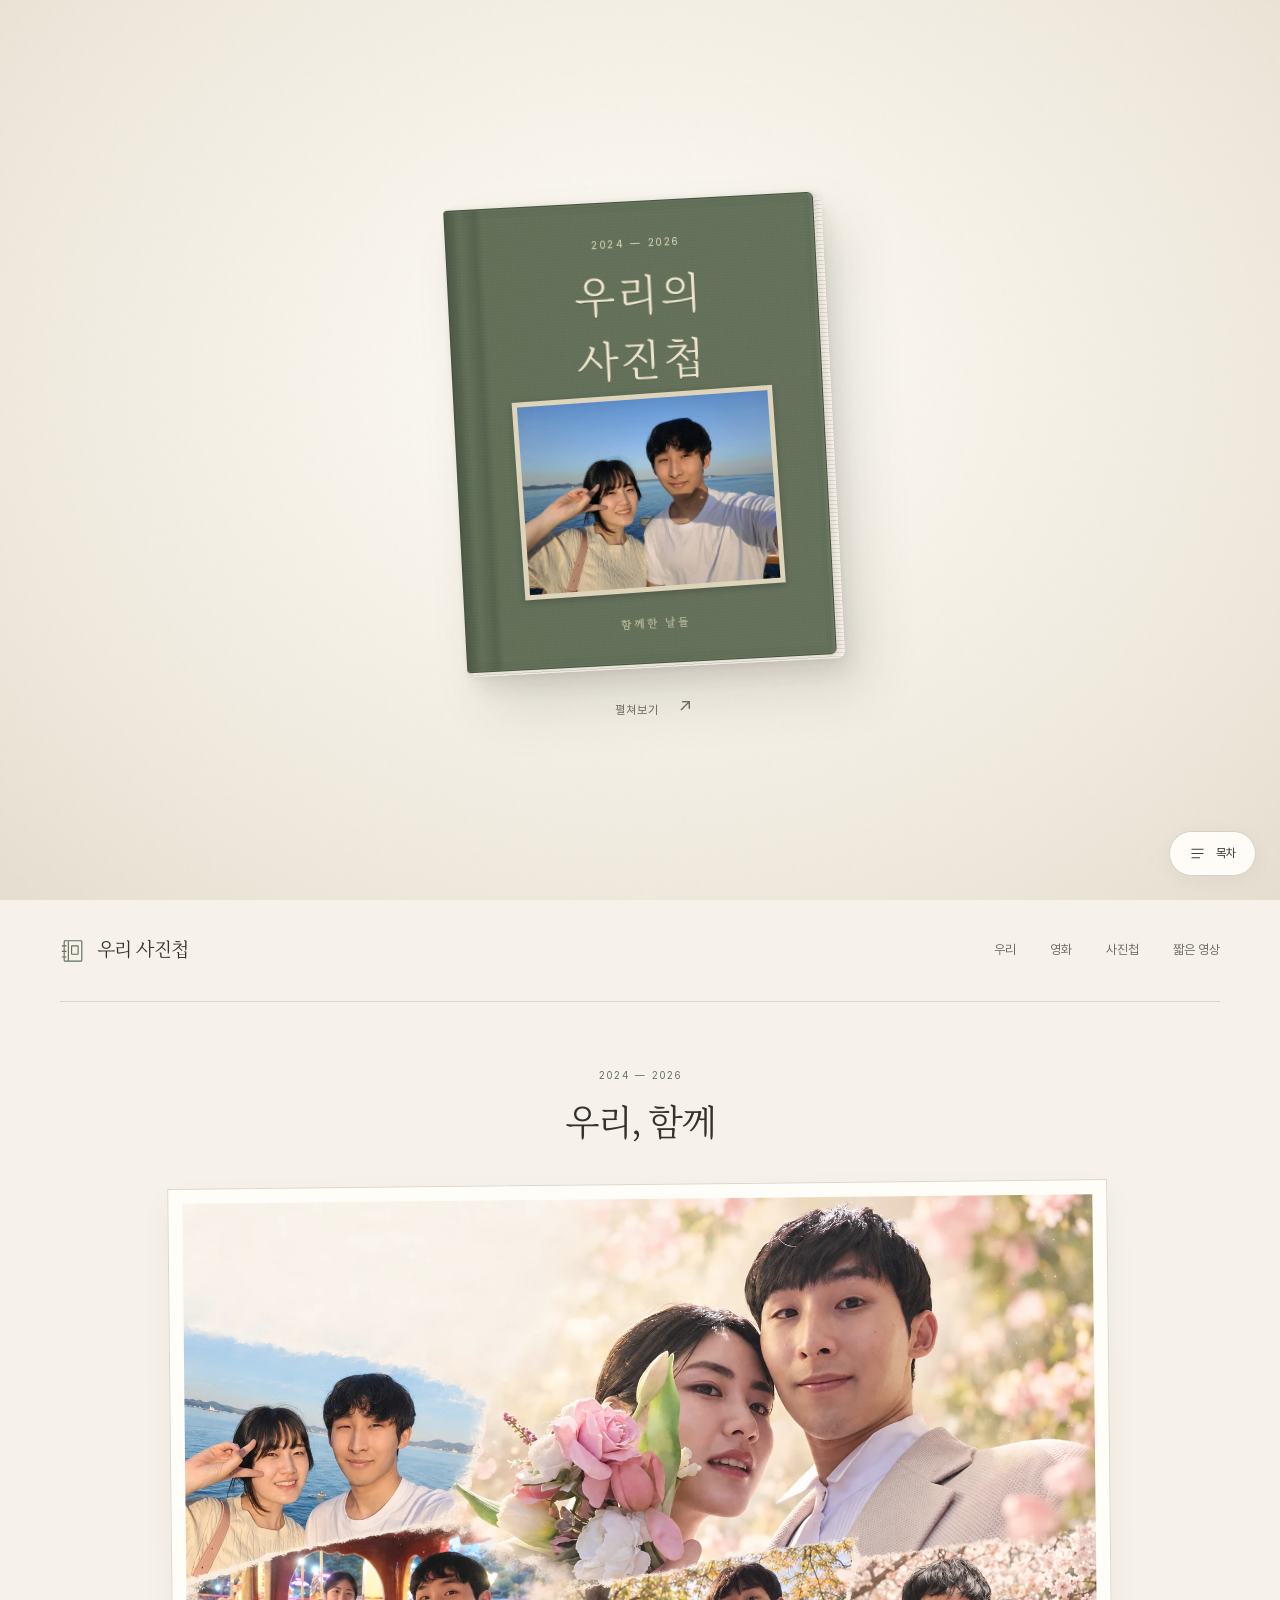
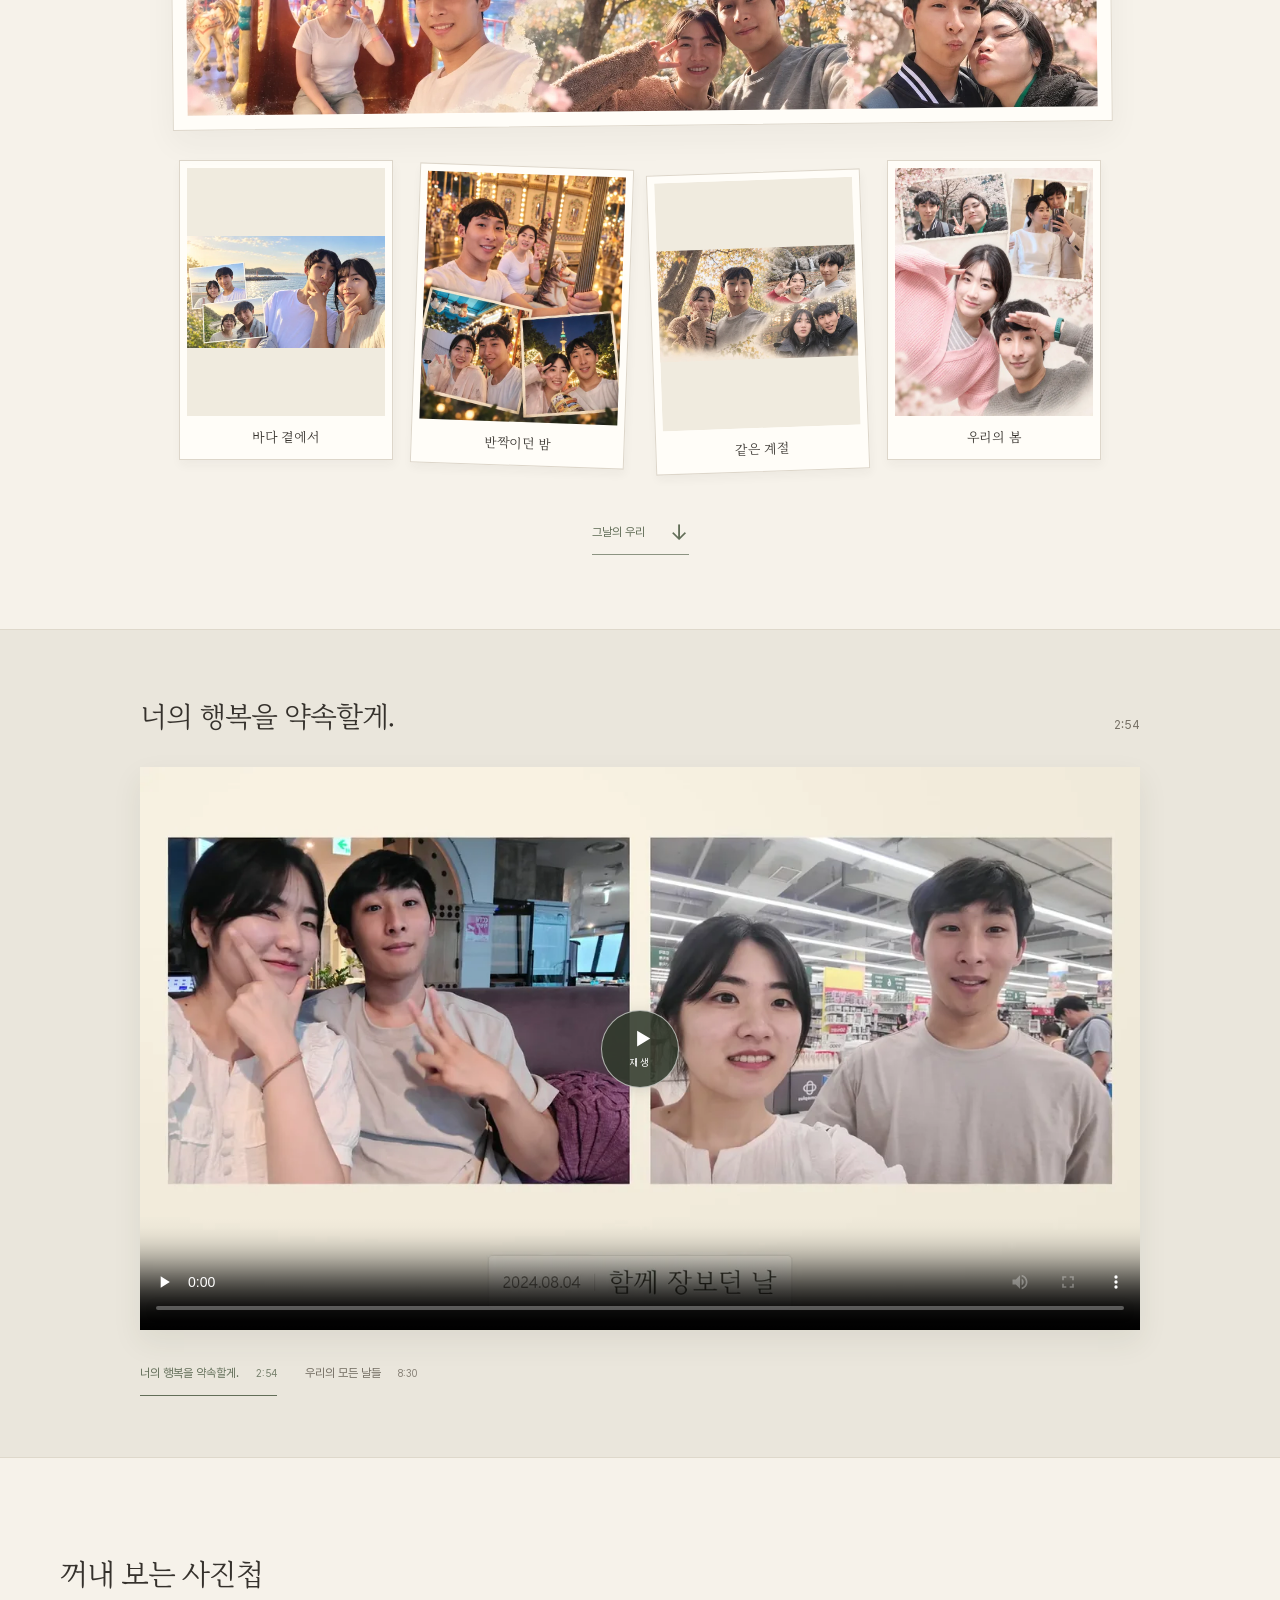
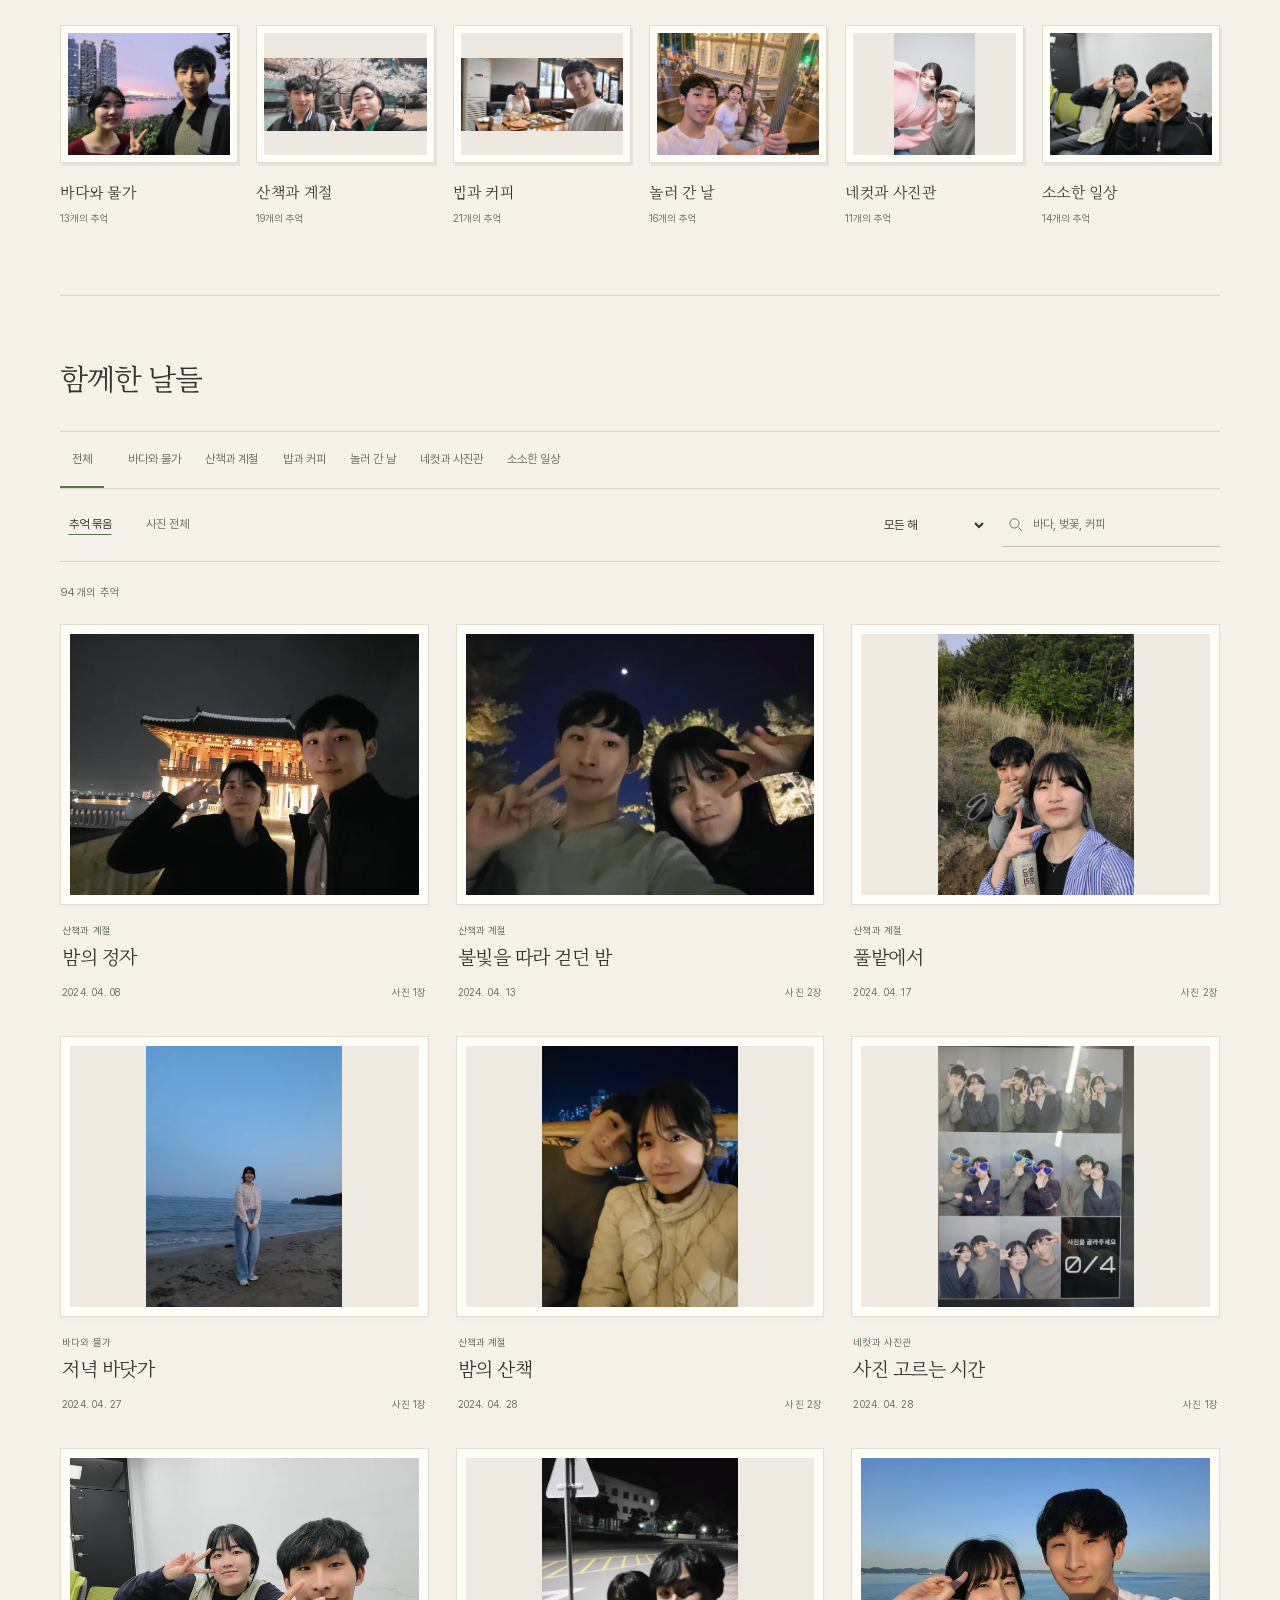
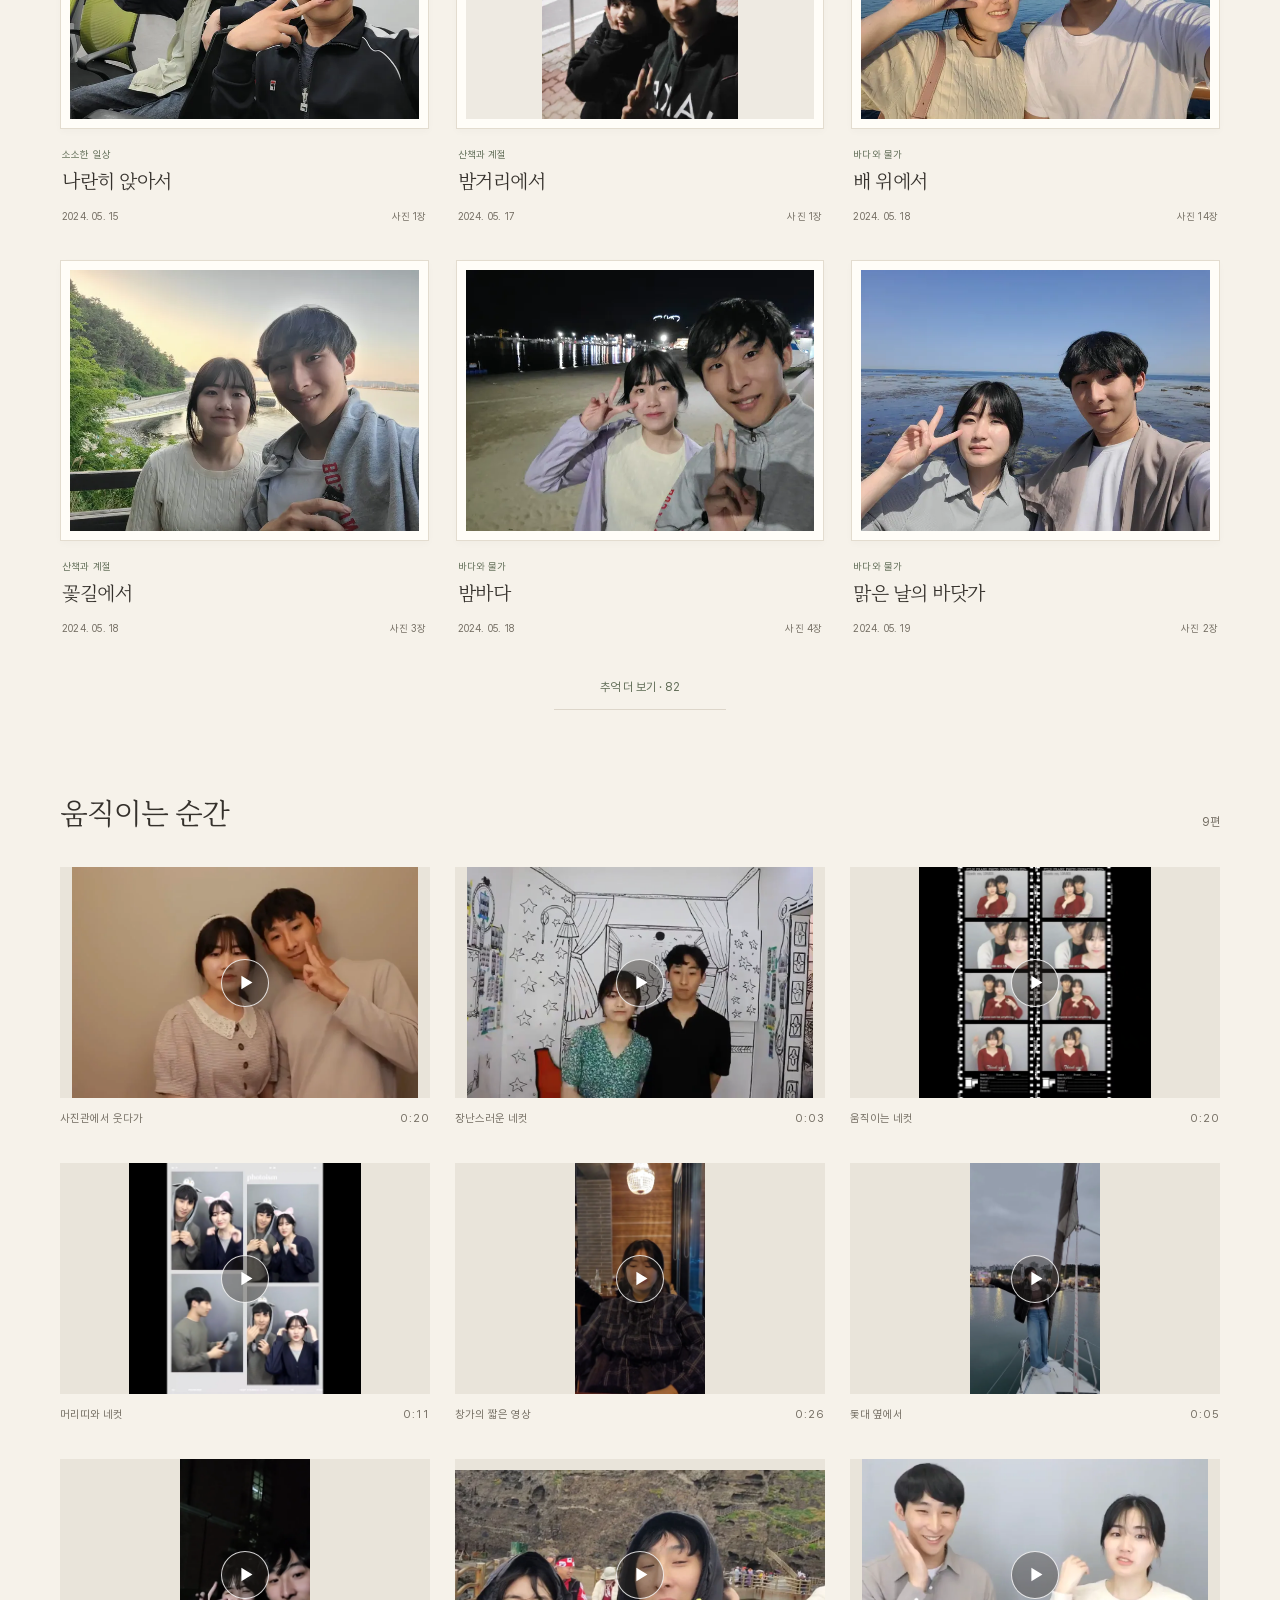
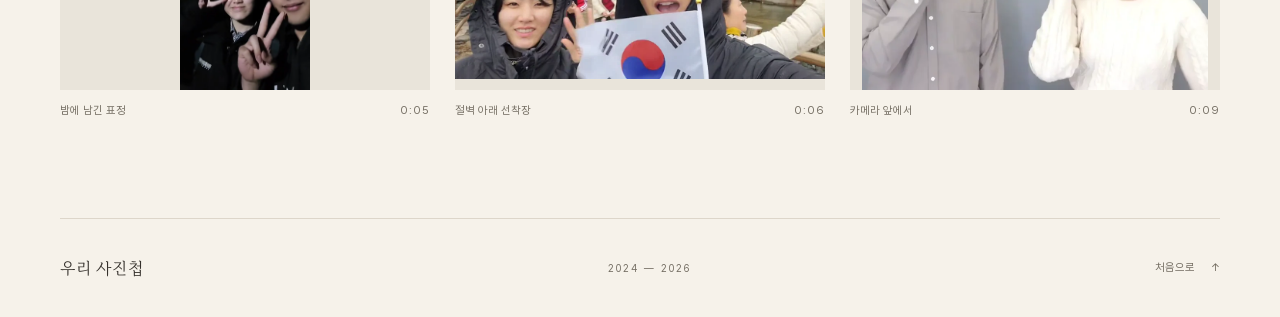
<file: index.html>
<!doctype html>
<html lang="ko">
  <head>
    <meta charset="utf-8" />
    <meta name="viewport" content="width=device-width, initial-scale=1" />
    <meta name="theme-color" content="#f6f2ea" />
    <meta name="description" content="우리의 사진첩. 함께한 날들을 한 장씩." />
    <meta name="robots" content="noindex, nofollow, noarchive" />
    <meta name="referrer" content="no-referrer" />
    <title>우리 사진첩</title>
    <link rel="icon" type="image/svg+xml" href="assets/album-mark.svg" />
    <link rel="preload" href="assets/fonts/MaruBuri-Regular.woff2" as="font" type="font/woff2" crossorigin />
    <link rel="license" href="assets/keepsakes/music-credits.txt" />
    <link rel="stylesheet" href="styles.css?v=album-4" />
    <link rel="stylesheet" href="chapters.css?v=1" />
    <script type="module" src="experience.js?v=album-5"></script>
    <script type="module" src="app.js?v=album-4"></script>
    <script type="module" src="chapters.js?v=1"></script>
  </head>
  <body>
    <a class="skip-link" href="#album">사진첩으로 건너뛰기</a>
    <section id="top" class="album-cover" aria-labelledby="cover-title">
      <a class="book" id="open-album" href="#keepsakes" aria-label="우리의 사진첩 펼쳐보기">
        <span class="book-pages" aria-hidden="true"><img src="assets/keepsakes/together-small.webp" width="1280" height="720" alt="" /><span>2024 — 2026</span></span>
        <div class="book-front">
          <span class="book-years">2024 — 2026</span>
          <h1 id="cover-title">우리의<br />사진첩</h1>
          <span class="book-window"><img src="assets/album/photos/eafc9b315fb5.webp" width="1800" height="1350" alt="바다 위에서 함께 웃던 날" fetchpriority="high" /></span>
          <span class="book-label">함께한 날들</span>
        </div>
        <span class="book-invitation">펼쳐보기 <span aria-hidden="true">↗</span></span>
      </a>
    </section>
    <header class="site-header page-width" id="inside">
      <a class="wordmark" href="#top" aria-label="우리 사진첩 처음으로">
        <svg class="album-mark" viewBox="0 0 28 28" fill="none" aria-hidden="true"><rect x="4.5" y="3.5" width="19" height="22" rx="1"/><path d="M9 4v21M2 9h5M2 15h5M2 21h5"/><rect x="12.5" y="9" width="7" height="9" rx=".4"/></svg>
        우리 사진첩
      </a>
      <nav aria-label="주요 메뉴"><a href="#keepsakes">우리</a><a href="#feature">영화</a><a href="#themes">사진첩</a><a href="#films">짧은 영상</a></nav>
    </header>
    <main>
      <section id="keepsakes" class="keepsakes-section page-width" aria-labelledby="keepsakes-title">
        <div class="keepsakes-heading"><p>2024 — 2026</p><h2 id="keepsakes-title" tabindex="-1">우리, 함께</h2></div>
        <div class="keepsake-spread">
          <a class="keepsake-main" href="assets/keepsakes/together.webp" data-keepsake="together" aria-label="우리 사진 크게 보기"><img src="assets/keepsakes/together.webp" width="1672" height="941" alt="바다와 놀이공원, 함께 지나온 계절의 사진" loading="lazy" /></a>
          <div class="keepsake-ribbon" aria-label="함께한 계절의 사진">
            <a href="assets/keepsakes/seaside.webp" data-keepsake="seaside"><img src="assets/keepsakes/seaside-small.webp" width="720" height="405" alt="노을 진 바다 앞에서 함께 찍은 사진" loading="lazy" /><span>바다 곁에서</span></a>
            <a href="assets/keepsakes/carousel.webp" data-keepsake="carousel"><img src="assets/keepsakes/carousel-small.webp" width="576" height="720" alt="회전목마와 불빛 아래에서 함께 찍은 사진" loading="lazy" /><span>반짝이던 밤</span></a>
            <a href="assets/keepsakes/seasons.webp" data-keepsake="seasons"><img src="assets/keepsakes/seasons-small.webp" width="720" height="405" alt="나무와 폭포, 햇빛이 비치는 길에서 함께 찍은 사진" loading="lazy" /><span>같은 계절</span></a>
            <a href="assets/keepsakes/spring.webp" data-keepsake="spring"><img src="assets/keepsakes/spring-small.webp" width="576" height="720" alt="벚꽃과 사진관, 분홍빛 옷을 입고 함께 찍은 사진" loading="lazy" /><span>우리의 봄</span></a>
          </div>
        </div>
        <a class="text-link keepsake-next" href="#feature">그날의 우리 <span aria-hidden="true">↓</span></a>
      </section>
      <section id="feature" class="feature-section" aria-labelledby="feature-title">
        <div class="page-width">
          <div class="section-heading"><div><h2 id="feature-title">너의 행복을 약속할게.</h2></div><span id="feature-duration" class="section-note">2:54</span></div>
          <div class="feature-screen">
            <video id="feature-video" controls playsinline preload="none" poster="assets/keepsakes/promise-174-v2-poster.webp" aria-label="너의 행복을 약속할게." src="assets/keepsakes/promise-174-v2.mp4"></video>
            <button type="button" id="feature-play" class="feature-play" hidden aria-label="너의 행복을 약속할게. 재생"><svg viewBox="0 0 24 24" aria-hidden="true"><path d="M7 3v18l15-9Z" /></svg><span>재생</span></button>
          </div>
          <div class="feature-choices" aria-label="영상 선택">
            <a href="assets/keepsakes/promise-174-v2.mp4" data-feature="promise-174-v2" aria-current="true"><span>너의 행복을 약속할게.</span><span>2:54</span></a>
            <a href="assets/keepsakes/our-days.mp4" data-feature="our-days" aria-current="false"><span>우리의 모든 날들</span><span>8:30</span></a>
          </div>
          <p id="feature-message" class="feature-message" role="status" hidden>영상을 열지 못했어요. <a id="feature-direct" href="assets/keepsakes/promise-174-v2.mp4" target="_blank" rel="noopener">새 창에서 보기 ↗</a></p>
          <div id="film-ending" class="film-ending" hidden><a class="text-link" href="#themes">사진첩으로 <span aria-hidden="true">↓</span></a></div>
        </div>
      </section>
      <section id="themes" class="themes-section page-width" aria-labelledby="themes-title">
        <div class="section-heading"><div><h2 id="themes-title">꺼내 보는 사진첩</h2></div></div>
        <div id="theme-grid" class="theme-grid"></div>
      </section>
      <section id="album" class="album-section page-width" aria-labelledby="album-title">
        <div class="section-heading"><div><h2 id="album-title" tabindex="-1">함께한 날들</h2></div></div>
        <div class="album-toolbar">
          <nav id="topic-tabs" class="topic-tabs" aria-label="추억 주제 선택"></nav>
          <div class="archive-controls">
            <div class="view-tabs" role="group" aria-label="사진첩 보기 방식">
              <button type="button" data-view="stories" aria-pressed="true">추억 묶음</button>
              <button type="button" data-view="photos" aria-pressed="false">사진 전체</button>
            </div>
            <div class="archive-tools">
              <label class="sr-only" for="year-filter">추억의 연도</label>
              <select id="year-filter"><option value="all">모든 해</option><option value="2024">2024년</option><option value="2025">2025년</option><option value="2026">2026년</option><option value="undated">언젠가의 우리</option></select>
              <label class="archive-search"><svg viewBox="0 0 24 24" fill="none" aria-hidden="true"><circle cx="10.5" cy="10.5" r="6.5"/><path d="m16 16 5 5"/></svg><span class="sr-only">추억 검색</span><input id="memory-search" type="search" maxlength="60" placeholder="바다, 벚꽃, 커피" autocomplete="off" /></label>
            </div>
          </div>
        </div>
        <div class="archive-summary"><span id="album-count" class="album-count" aria-live="polite"></span><button type="button" id="reset-filters" hidden>선택 지우기 <span aria-hidden="true">×</span></button></div>
        <div id="archive-message" aria-live="polite"><p class="load-message">잠시만요.</p></div>
        <div id="story-grid" class="story-grid" aria-busy="true"></div>
        <div class="load-more-wrap"><button type="button" id="load-more" class="expand-button" aria-controls="story-grid" hidden>추억 더 보기</button></div>
        <div id="timeline" class="timeline" hidden></div>
        <div id="empty-state" class="empty-state" hidden><p>아직 찾지 못했어요.</p><button type="button" id="empty-reset" class="text-link">모두 보기 <span aria-hidden="true">↗</span></button></div>
      </section>
      <section id="collected" class="collected-section" aria-labelledby="collected-title" hidden>
        <div class="page-width">
          <div class="section-heading"><div><h2 id="collected-title">모아둔 사진</h2></div><span id="collected-count" class="section-note"></span></div>
          <div id="collected-grid" class="collected-grid"></div>
        </div>
      </section>
      <section id="films" class="films-section page-width" aria-labelledby="films-title">
        <div class="section-heading"><div><h2 id="films-title">움직이는 순간</h2></div><span id="films-count" class="section-note"></span></div>
        <div id="film-grid" class="film-grid"></div>
      </section>
      <noscript><p class="no-script page-width">사진과 영상은 눌러서 볼 수 있어요.</p></noscript>
    </main>
    <footer class="site-footer page-width"><span class="footer-title">우리 사진첩</span><span class="footer-years">2024 — 2026</span><a href="#top">처음으로 <span aria-hidden="true">↑</span></a></footer>
    <dialog id="viewer" class="viewer" aria-labelledby="viewer-title">
      <div class="viewer-shell">
        <header class="viewer-header"><div><h2 id="viewer-title">사진</h2><p id="viewer-date"></p></div><button type="button" id="viewer-close" class="icon-button" aria-label="사진첩으로 돌아가기"><svg viewBox="0 0 24 24" fill="none" aria-hidden="true"><path d="m6 6 12 12M18 6 6 18"/></svg></button></header>
        <div class="viewer-stage" id="viewer-stage">
          <button type="button" id="viewer-prev" class="icon-button viewer-arrow previous" aria-label="이전 사진"><svg viewBox="0 0 24 24" fill="none" aria-hidden="true"><path d="m14 5-7 7 7 7"/></svg></button>
          <div id="viewer-media" class="viewer-media"></div>
          <button type="button" id="viewer-next" class="icon-button viewer-arrow next" aria-label="다음 사진"><svg viewBox="0 0 24 24" fill="none" aria-hidden="true"><path d="m10 5 7 7-7 7"/></svg></button>
        </div>
        <div class="viewer-caption"><span id="viewer-position" aria-live="polite"></span><a id="viewer-original" target="_blank" rel="noopener">크게 보기 <span aria-hidden="true">↗</span></a></div>
        <nav class="viewer-journey" aria-label="다른 추억으로 이동"><button type="button" id="previous-story">이전 추억</button><button type="button" id="next-story">다음 추억</button></nav>
        <div id="viewer-strip" class="viewer-strip" aria-label="이 묶음의 사진"></div>
      </div>
    </dialog>
    <dialog id="keepsake-viewer" class="keepsake-viewer" aria-labelledby="keepsake-title">
      <div class="keepsake-viewer-shell">
        <header><h2 id="keepsake-title">우리</h2><button type="button" id="keepsake-close" class="icon-button" aria-label="사진첩으로 돌아가기">×</button></header>
        <div class="keepsake-stage"><button type="button" id="keepsake-prev" class="icon-button" aria-label="이전 사진">←</button><img id="keepsake-image" alt="" /><button type="button" id="keepsake-next" class="icon-button" aria-label="다음 사진">→</button></div>
        <p id="keepsake-position" aria-live="polite"></p>
      </div>
    </dialog>
  </body>
</html>
</file>
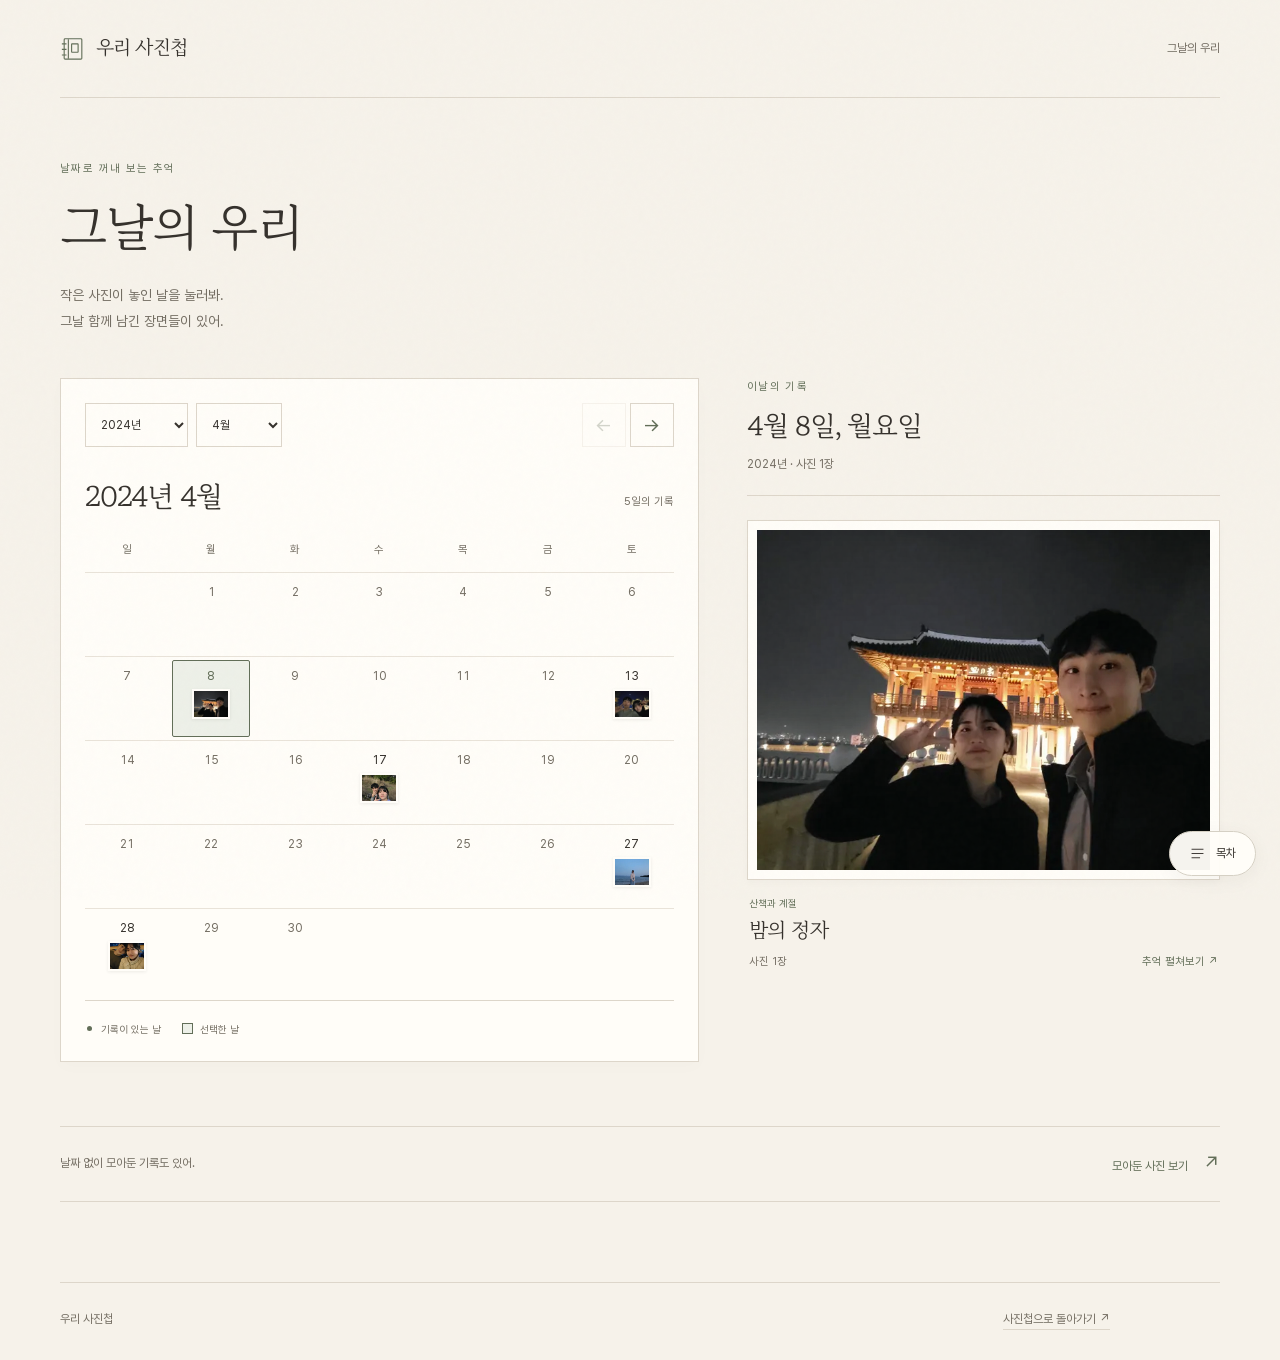
<file: calendar.html>
<!doctype html>
<html lang="ko">
  <head>
    <meta charset="utf-8" />
    <meta name="viewport" content="width=device-width, initial-scale=1" />
    <meta name="theme-color" content="#f6f2ea" />
    <meta name="description" content="달력에서 다시 펼쳐보는 그날의 우리." />
    <meta name="robots" content="noindex, nofollow, noarchive" />
    <meta name="referrer" content="no-referrer" />
    <title>그날의 우리 · 우리 사진첩</title>
    <link rel="icon" type="image/svg+xml" href="assets/album-mark.svg" />
    <link rel="preload" href="assets/fonts/MaruBuri-Regular.woff2" as="font" type="font/woff2" crossorigin />
    <link rel="stylesheet" href="styles.css?v=album-4" />
    <link rel="stylesheet" href="chapters.css?v=1" />
    <link rel="stylesheet" href="calendar.css?v=1" />
    <script type="module" src="chapters.js?v=1"></script>
    <script type="module" src="calendar.js?v=1"></script>
  </head>
  <body class="chapters-page calendar-page">
    <a class="skip-link" href="#calendar-main">달력으로 건너뛰기</a>
    <header class="chapters-header chapters-shell" id="top">
      <a class="wordmark" href="index.html" aria-label="우리 사진첩 처음으로">
        <svg class="album-mark" viewBox="0 0 28 28" fill="none" aria-hidden="true"><rect x="4.5" y="3.5" width="19" height="22" rx="1"/><path d="M9 4v21M2 9h5M2 15h5M2 21h5"/><rect x="12.5" y="9" width="7" height="9" rx=".4"/></svg>
        우리 사진첩
      </a>
      <span class="cal-header-label">그날의 우리</span>
    </header>
    <main class="chapters-shell" id="calendar-main">
      <div class="chapters-intro">
        <p class="chapters-eyebrow">날짜로 꺼내 보는 추억</p>
        <h1>그날의 우리</h1>
        <p>작은 사진이 놓인 날을 눌러봐.<br />그날 함께 남긴 장면들이 있어.</p>
      </div>
      <div id="cal-status" class="cal-status" role="status" aria-live="polite"><p>달력을 펼치고 있어요.</p></div>
      <div id="cal-content" class="cal-layout" hidden>
        <section class="cal-sheet" aria-labelledby="cal-month-title">
          <div class="cal-controls">
            <div class="cal-selects">
              <label><span class="sr-only">기록 연도</span><select id="cal-year" aria-label="기록 연도"></select></label>
              <label><span class="sr-only">기록된 월</span><select id="cal-month" aria-label="기록된 월"></select></label>
            </div>
            <div class="cal-month-arrows">
              <button type="button" id="cal-prev" aria-label="이전 기록 월" aria-controls="cal-days"><span aria-hidden="true">←</span></button>
              <button type="button" id="cal-next" aria-label="다음 기록 월" aria-controls="cal-days"><span aria-hidden="true">→</span></button>
            </div>
          </div>
          <div class="cal-month-heading"><h2 id="cal-month-title"></h2><p id="cal-month-count"></p></div>
          <p class="sr-only" id="cal-keyboard-help">방향키로 날짜 사이를 이동하고 Enter 키로 선택할 수 있어요.</p>
          <table class="cal-table" aria-labelledby="cal-month-title" aria-describedby="cal-keyboard-help">
            <thead><tr><th scope="col">일</th><th scope="col">월</th><th scope="col">화</th><th scope="col">수</th><th scope="col">목</th><th scope="col">금</th><th scope="col">토</th></tr></thead>
            <tbody id="cal-days"></tbody>
          </table>
          <div class="cal-legend"><span class="cal-legend-dot" aria-hidden="true"></span><span>기록이 있는 날</span><span class="cal-legend-selected" aria-hidden="true"></span><span>선택한 날</span></div>
        </section>
        <section class="cal-detail" aria-labelledby="cal-selected-title">
          <div class="cal-detail-heading"><p class="chapters-eyebrow">이날의 기록</p><h2 id="cal-selected-title"></h2><p id="cal-selected-count" aria-live="polite"></p></div>
          <div id="cal-stories" class="cal-stories"></div>
        </section>
      </div>
      <a class="cal-undated" href="index.html?year=undated#album"><span>날짜 없이 모아둔 기록도 있어.</span><span>모아둔 사진 보기 <span aria-hidden="true">↗</span></span></a>
      <noscript><p class="cal-noscript">달력을 보려면 브라우저에서 JavaScript를 켜주세요. <a href="index.html">사진첩으로 돌아가기</a></p></noscript>
    </main>
    <footer class="chapters-footer chapters-shell"><span>우리 사진첩</span><a href="index.html#album">사진첩으로 돌아가기 ↗</a></footer>
  </body>
</html>
</file>
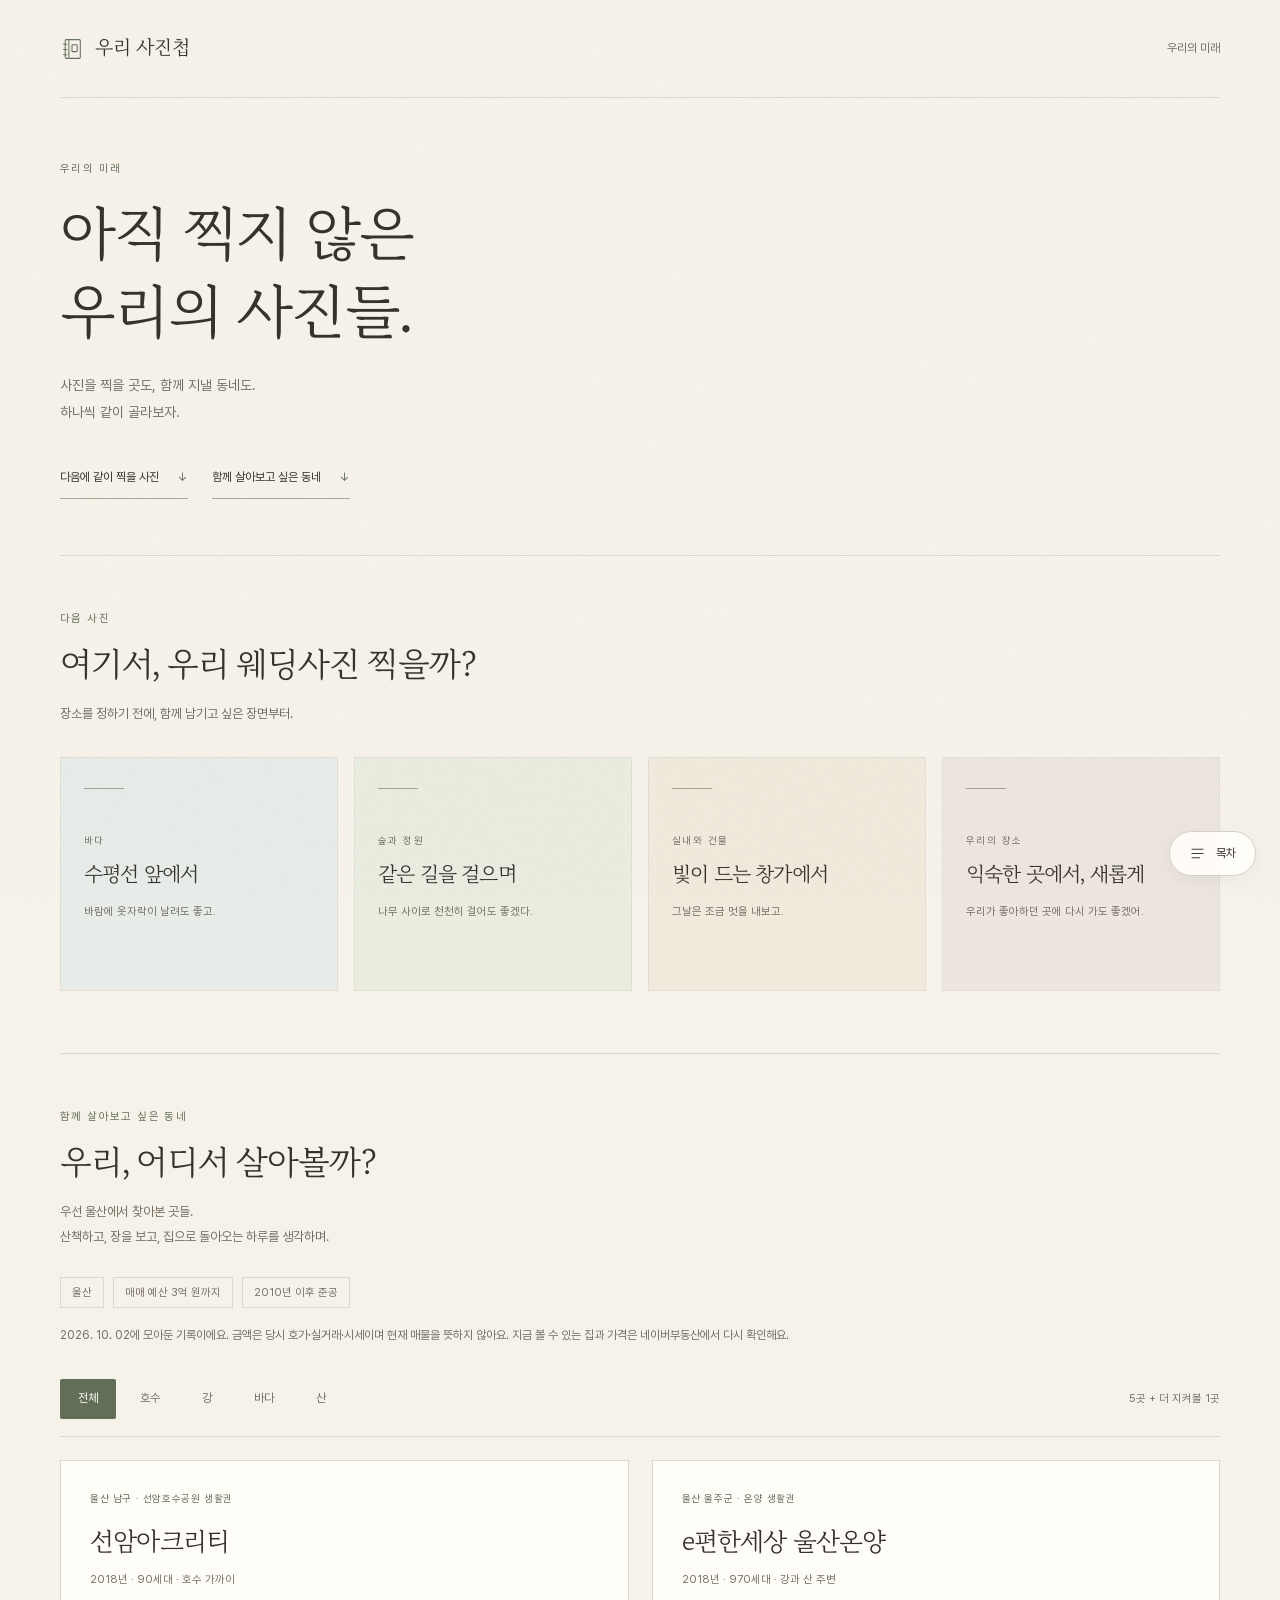
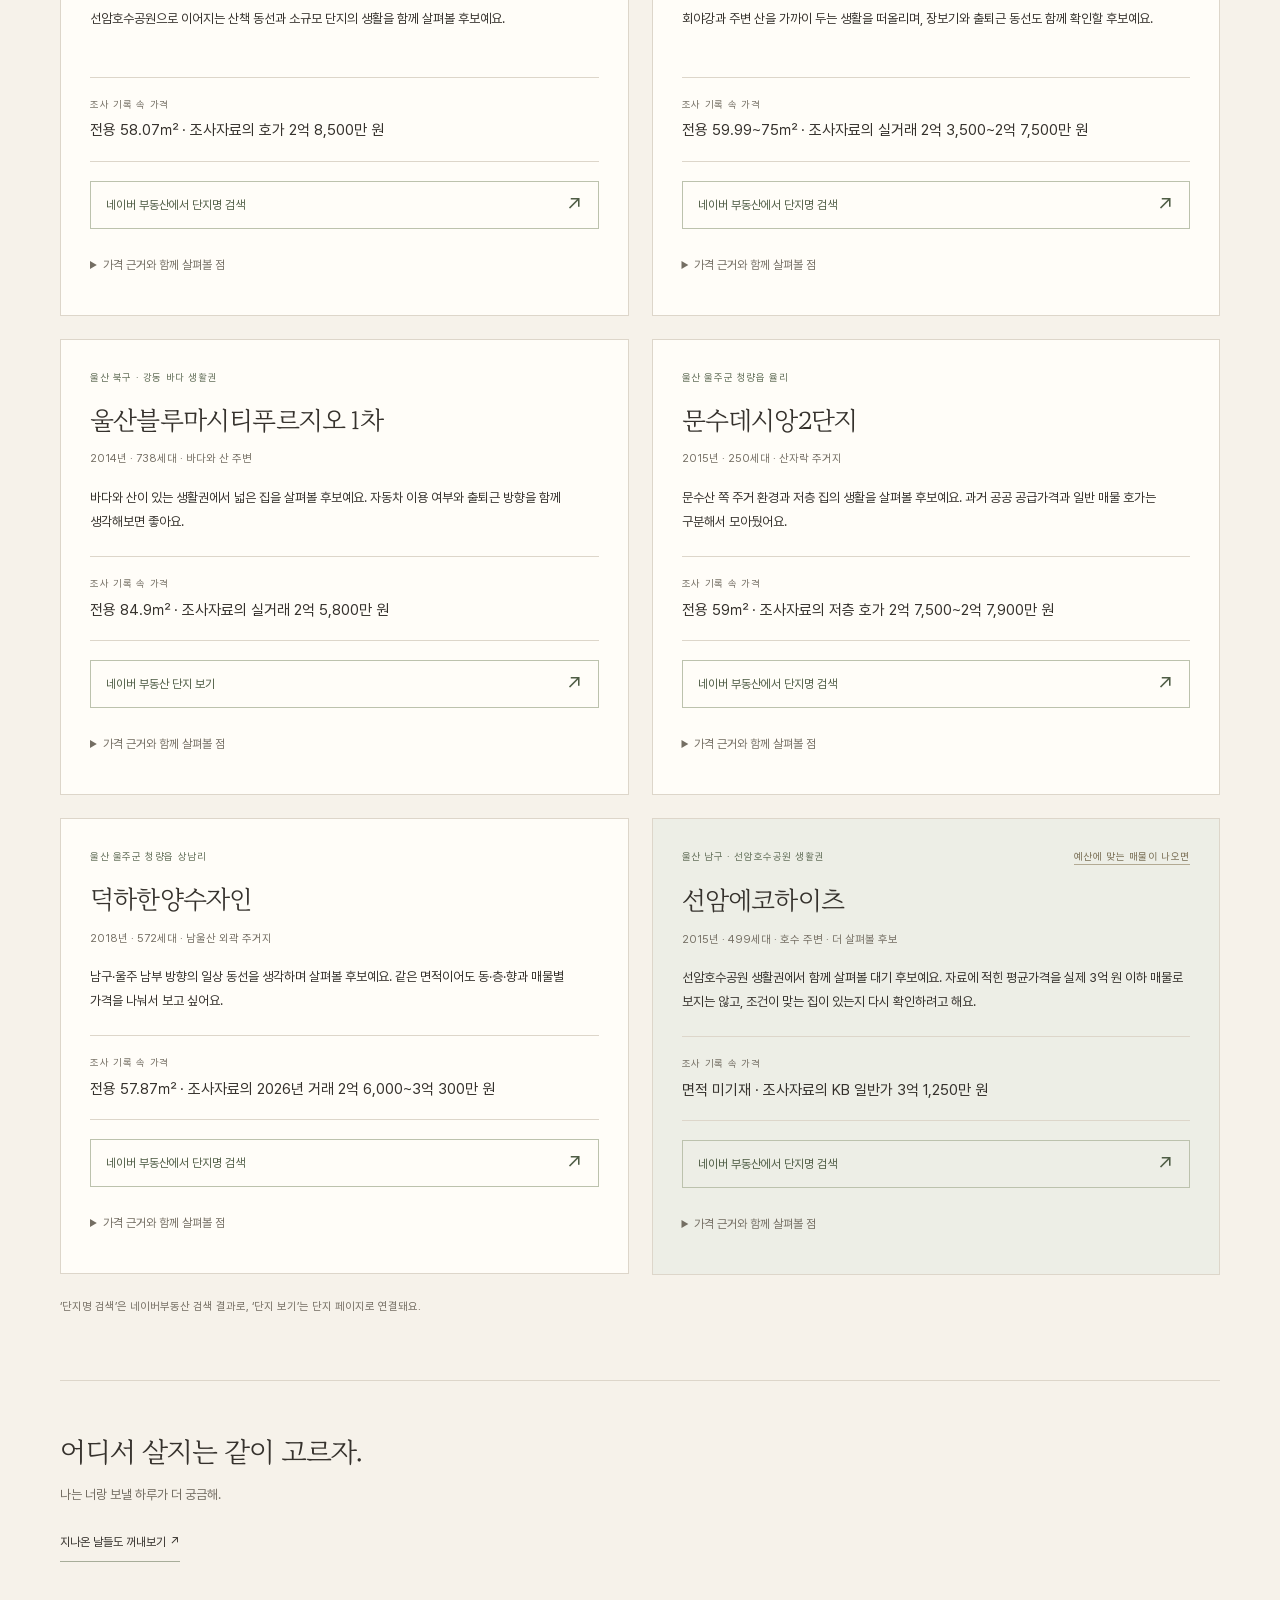
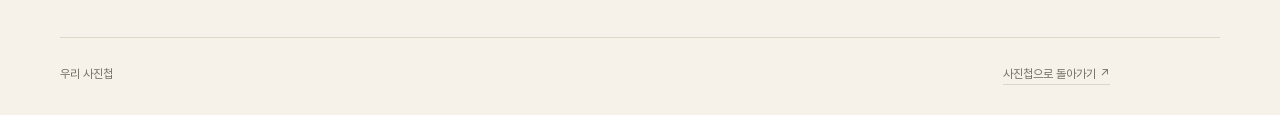
<file: future.html>
<!doctype html>
<html lang="ko">
  <head>
    <meta charset="utf-8" />
    <meta name="viewport" content="width=device-width, initial-scale=1" />
    <meta name="theme-color" content="#f6f2ea" />
    <meta name="robots" content="noindex, nofollow, noarchive" />
    <meta name="referrer" content="no-referrer" />
    <meta name="description" content="다음에 같이 찍을 사진, 함께 살아보고 싶은 동네." />
    <title>우리의 미래 — 우리 사진첩</title>
    <link rel="icon" type="image/svg+xml" href="assets/album-mark.svg" />
    <link rel="stylesheet" href="styles.css?v=album-4" />
    <link rel="stylesheet" href="chapters.css?v=1" />
    <link rel="stylesheet" href="future.css?v=1" />
    <script type="module" src="chapters.js?v=1"></script>
    <script type="module" src="future.js?v=1"></script>
  </head>
  <body class="chapters-page future-page">
    <a class="skip-link" href="#future-main">내용으로 건너뛰기</a>
    <header class="chapters-header chapters-shell">
      <a href="index.html"><img src="assets/album-mark.svg" alt="" />우리 사진첩</a>
      <span>우리의 미래</span>
    </header>
    <main id="future-main" class="chapters-shell">
      <div class="chapters-intro future-intro">
        <p class="chapters-eyebrow">우리의 미래</p>
        <h1>아직 찍지 않은<br />우리의 사진들.</h1>
        <p>사진을 찍을 곳도, 함께 지낼 동네도.<br />하나씩 같이 골라보자.</p>
        <nav class="future-jumps" aria-label="미래 이야기"><a href="#next-photos">다음에 같이 찍을 사진 <span aria-hidden="true">↓</span></a><a href="#homes">함께 살아보고 싶은 동네 <span aria-hidden="true">↓</span></a></nav>
      </div>
      <section id="next-photos" class="future-section" aria-labelledby="next-photos-title">
        <div class="future-section-heading"><span class="chapters-eyebrow">다음 사진</span><h2 id="next-photos-title">여기서, 우리 웨딩사진 찍을까?</h2><p>장소를 정하기 전에, 함께 남기고 싶은 장면부터.</p></div>
        <div class="future-scenes">
          <article class="future-scene scene-sea"><span class="scene-line" aria-hidden="true"></span><p class="scene-label">바다</p><h3>수평선 앞에서</h3><p>바람에 옷자락이 날려도 좋고.</p></article>
          <article class="future-scene scene-trees"><span class="scene-line" aria-hidden="true"></span><p class="scene-label">숲과 정원</p><h3>같은 길을 걸으며</h3><p>나무 사이로 천천히 걸어도 좋겠다.</p></article>
          <article class="future-scene scene-light"><span class="scene-line" aria-hidden="true"></span><p class="scene-label">실내와 건물</p><h3>빛이 드는 창가에서</h3><p>그날은 조금 멋을 내보고.</p></article>
          <article class="future-scene scene-us"><span class="scene-line" aria-hidden="true"></span><p class="scene-label">우리의 장소</p><h3>익숙한 곳에서, 새롭게</h3><p>우리가 좋아하던 곳에 다시 가도 좋겠어.</p></article>
        </div>
      </section>
      <section id="homes" class="future-section future-homes" aria-labelledby="homes-title">
        <div class="future-section-heading"><span class="chapters-eyebrow">함께 살아보고 싶은 동네</span><h2 id="homes-title">우리, 어디서 살아볼까?</h2><p>우선 울산에서 찾아본 곳들.<br />산책하고, 장을 보고, 집으로 돌아오는 하루를 생각하며.</p></div>
        <div class="homes-research"><span>울산</span><span>매매 예산 3억 원까지</span><span>2010년 이후 준공</span></div>
        <p id="homes-note" class="homes-note">2026. 10. 02에 모아둔 조사 기록입니다. 금액은 호가·실거래·시세를 구분해 적었으며, 현재 매물은 네이버부동산에서 확인할 수 있어요.</p>
        <div class="homes-toolbar"><div class="home-filters" role="group" aria-label="주변 환경으로 후보 보기"><button type="button" data-setting="all" aria-pressed="true">전체</button><button type="button" data-setting="호수" aria-pressed="false">호수</button><button type="button" data-setting="강" aria-pressed="false">강</button><button type="button" data-setting="바다" aria-pressed="false">바다</button><button type="button" data-setting="산" aria-pressed="false">산</button></div><span id="homes-count" aria-live="polite"></span></div>
        <div id="homes-message" role="status">후보를 펼치고 있어요.</div>
        <div id="homes-grid" class="homes-grid" aria-busy="true"></div>
        <p id="homes-empty" class="homes-empty" hidden>이 조건으로 모아둔 후보는 아직 없어요.</p>
        <p class="homes-link-note">‘단지명 검색’은 네이버부동산 검색 결과로, ‘단지 보기’는 단지 페이지로 연결돼요.</p>
      </section>
      <div class="future-ending"><p>어디서 살지는 같이 고르자.</p><span>나는 너랑 보낼 하루가 더 궁금해.</span><a href="calendar.html">지나온 날들도 꺼내보기 <span aria-hidden="true">↗</span></a></div>
      <noscript><p class="chapters-noscript">집 후보를 펼치려면 JavaScript를 켜주세요. <a href="https://m.land.naver.com/" target="_blank" rel="noopener noreferrer">네이버부동산 열기</a></p></noscript>
    </main>
    <footer class="chapters-footer chapters-shell"><span>우리 사진첩</span><a href="index.html#album">사진첩으로 돌아가기 ↗</a></footer>
  </body>
</html>
</file>
<file: styles.css>
@font-face{font-family:MaruBuri;src:url('assets/fonts/MaruBuri-Regular.woff2') format('woff2');font-weight:400;font-style:normal;font-display:swap}
@font-face{font-family:Pretendard;src:url('assets/fonts/Pretendard-Regular.woff2') format('woff2');font-weight:400;font-style:normal;font-display:swap}
:root{color-scheme:light;--paper:#f6f2ea;--surface:#fffdf8;--ink:#35312c;--muted:#746e63;--olive:#626e58;--line:#ddd6ca;--serif:MaruBuri,'Batang',serif;--sans:Pretendard,'Apple SD Gothic Neo','Malgun Gothic',sans-serif}
*{box-sizing:border-box}
html{scroll-behavior:smooth;scroll-padding-top:88px}
body{margin:0;min-width:320px;background:var(--paper);color:var(--ink);font:400 15px/1.6 var(--sans);-webkit-font-smoothing:antialiased}
body::before{content:'';position:fixed;inset:0;pointer-events:none;z-index:10;opacity:.035;background-image:url("data:image/svg+xml,%3Csvg viewBox='0 0 180 180' xmlns='http://www.w3.org/2000/svg'%3E%3Cfilter id='n'%3E%3CfeTurbulence type='fractalNoise' baseFrequency='.82' numOctaves='3' stitchTiles='stitch'/%3E%3C/filter%3E%3Crect width='100%25' height='100%25' opacity='.6' filter='url(%23n)'/%3E%3C/svg%3E")}
a{color:inherit;text-decoration:none}
button{font:inherit;color:inherit;cursor:pointer}
button,a{-webkit-tap-highlight-color:transparent;touch-action:manipulation}
button:disabled{cursor:default}
button:focus-visible,a:focus-visible,summary:focus-visible{outline:2px solid var(--olive);outline-offset:6px}
img{display:block;max-width:100%;height:auto}
h1,h2,h3,p,figure{margin:0}
[hidden]{display:none!important}
.page-width{width:min(1160px,calc(100% - 112px));margin-inline:auto}
.skip-link{position:fixed;left:20px;top:-80px;background:var(--ink);color:#fff;padding:12px 20px;z-index:50}
.skip-link:focus{top:16px}
.site-header{display:flex;justify-content:space-between;align-items:center;min-height:102px;border-bottom:1px solid var(--line)}
.wordmark{display:flex;gap:11px;align-items:center;font-family:var(--serif);font-size:19px;letter-spacing:-.6px}
.album-mark{width:26px;height:29px;stroke:var(--olive);stroke-width:1.2}
.site-header nav{display:flex;gap:34px;font-size:13px;color:var(--muted)}
.site-header nav a{padding:15px 0;transition:color .2s}
.site-header nav a:hover{color:var(--ink)}
.hero{position:relative;display:grid;grid-template-columns:.75fr 1.4fr;align-items:center;gap:46px;padding:80px 18px 124px 12px;min-height:725px}
.hero-copy{position:relative;z-index:2;padding-bottom:28px}
.cover-years{font-size:11px;color:var(--olive);letter-spacing:2.8px;margin-bottom:27px}
h1{font-family:var(--serif);font-size:clamp(44px,5.1vw,68px);font-weight:400;line-height:1.3;letter-spacing:-3px}
.cover-range{font-size:12px;letter-spacing:.6px;color:var(--muted);margin-top:28px}
.text-link{display:inline-flex;align-items:center;gap:24px;font-size:12px;min-height:44px;border-bottom:1px solid #8c9482}
.text-link span{font-size:22px;transition:transform .2s}
.text-link:hover span{transform:translate(2px,2px)}
.cover-link{margin-top:42px}
.hero-photos{position:relative;padding-right:18px}
.cover-photo{display:block;background:var(--surface);padding:13px 13px 0;box-shadow:0 5px 8px #35312c06,0 18px 40px #35312c12;border:1px solid #e4ded2}
.main-photo{transform:rotate(-2deg);transition:transform .4s;position:relative}
.main-photo:hover{transform:rotate(-.6deg) translateY(-3px)}
.main-photo img{width:100%;aspect-ratio:4/3;object-fit:contain}
.print-caption{display:flex;align-items:center;justify-content:space-between;min-height:40px;padding:0 5px;color:#746e63;font-size:10px;letter-spacing:1.2px}
.print-caption>span{font-size:17px;color:var(--olive)}
.little-photo{position:absolute;right:-31px;bottom:-56px;width:158px;transform:rotate(7deg);padding:9px 9px 0;transition:transform .4s}
.little-photo:hover{transform:rotate(4deg) translateY(-4px)}
.little-photo img{width:100%;aspect-ratio:3/4;object-fit:cover;object-position:center 66%}
.little-photo .print-caption{min-height:31px;font-size:9px;letter-spacing:.2px;padding:0 1px}
.cover-bottom{position:absolute;inset:auto 0 24px;display:flex;justify-content:space-between;align-items:center;color:var(--muted);font-size:10px;letter-spacing:1px}
.cover-bottom span:last-child{font-size:21px}
.album-section{padding-top:42px}
.section-heading{display:flex;justify-content:space-between;align-items:flex-end;gap:16px;margin-bottom:29px}
.section-heading>div{display:flex;align-items:baseline;gap:17px}
.section-index{font-size:10px;color:var(--olive);letter-spacing:1px}
h2{font-family:var(--serif);font-size:29px;font-weight:400;letter-spacing:-1px;line-height:1.5}
.section-note{font-size:12px;color:var(--muted);padding-bottom:3px}
.album-toolbar{position:sticky;top:0;z-index:11;display:flex;justify-content:space-between;align-items:center;background:var(--paper);border-top:1px solid var(--line);border-bottom:1px solid var(--line);min-height:67px}
.year-tabs{display:flex;gap:30px;align-items:center}
.year-tabs button{position:relative;border:0;padding:22px 2px 20px;background:none;min-width:44px;font-size:13px;color:var(--muted)}
.year-tabs button[aria-pressed=true]{color:var(--olive)}
.year-tabs button[aria-pressed=true]::after{content:'';position:absolute;left:0;right:0;bottom:-1px;height:2px;background:var(--olive)}
.album-count{font-size:11px;color:var(--muted);letter-spacing:.4px}
.memory-month{display:grid;grid-template-columns:134px minmax(0,1fr);gap:30px;padding:57px 0 58px;border-bottom:1px solid var(--line);scroll-margin-top:92px}
.month-heading{padding-top:3px}
.month-year{font-size:11px;color:var(--muted);letter-spacing:1px;margin-bottom:8px}
.month-number{font-family:var(--serif);font-size:42px;line-height:1.2;font-weight:400;letter-spacing:-2px}
.month-number span{font-family:var(--sans);font-size:12px;letter-spacing:0;margin-left:8px;color:var(--muted)}
.month-count{font-size:11px;color:var(--muted);margin-top:17px}
.month-content{min-width:0}
.photo-grid{display:grid;grid-template-columns:repeat(2,minmax(0,1fr));gap:27px 26px;align-items:start}
.photo-card{min-width:0;margin:0}
.photo-open{position:relative;display:block;width:100%;border:1px solid #e8e1d6;padding:10px;background:var(--surface);box-shadow:0 3px 8px #35312c06;transition:box-shadow .2s,transform .2s}
.photo-open:hover{transform:translateY(-3px);box-shadow:0 9px 24px #35312c10}
.photo-media{display:flex;align-items:center;justify-content:center;background:#f1eee6;width:100%;aspect-ratio:4/3;overflow:hidden}
.photo-media img{height:100%;width:100%;object-fit:contain}
.photo-card figcaption{display:flex;align-items:baseline;justify-content:space-between;padding:12px 2px 0;font-size:10px;color:var(--muted);letter-spacing:.65px;line-height:1.5}
.photo-number{font-size:9px;color:#777167;letter-spacing:.4px}
.single-photo{max-width:470px}
.single-photo .photo-card{grid-column:1/-1}
.photo-grid:not(.is-expanded) .photo-card:first-child:last-child .photo-media{aspect-ratio:auto;max-height:510px;background:transparent}
.photo-grid:not(.is-expanded) .photo-card:first-child:last-child img{height:auto;max-height:510px;object-fit:contain}
.month-actions{display:flex;justify-content:flex-end;margin-top:24px}
.expand-button{display:inline-flex;align-items:center;gap:24px;border:0;border-bottom:1px solid var(--line);background:none;min-height:44px;padding:8px 2px;font-size:12px;color:var(--olive)}
.expand-button span{font-size:20px;line-height:1}
.load-message{padding:70px 0;color:var(--muted);font-size:13px}
.retry-button{display:block;padding:10px 18px;margin-top:18px;background:transparent;border:1px solid var(--olive)}
.collected-section{margin-top:99px;padding:64px 0 70px;background:#eae6dc;border-block:1px solid #e0dacd}
.collected-section .section-heading{margin-bottom:38px}
.collected-grid{display:grid;grid-template-columns:repeat(5,minmax(0,1fr));gap:26px 23px;align-items:start}
.collected-grid .photo-open{padding:8px}
.collected-grid .photo-media{aspect-ratio:3/4;background:#f4f1e9}
.collected-grid .photo-card:nth-child(5n+1){transform:rotate(-1.5deg)}
.collected-grid .photo-card:nth-child(5n+3){transform:rotate(1.2deg)}
.collected-grid figcaption{justify-content:flex-end;font-size:9px}
.films-section{padding-top:92px;padding-bottom:98px}
.films-section .section-heading{margin-bottom:32px}
.film-grid{display:grid;grid-template-columns:repeat(3,minmax(0,1fr));gap:35px 25px}
.film-card button{padding:0;border:0;position:relative;display:block;width:100%;background:#e5e0d7}
.film-card img{aspect-ratio:16/10;width:100%;object-fit:cover;transition:filter .2s}
.film-card button:hover img{filter:brightness(.9)}
.play-mark{position:absolute;inset:50% auto auto 50%;transform:translate(-50%,-50%);display:grid;place-items:center;width:48px;height:48px;border:1px solid #fffc;background:#302c2760;border-radius:50%;color:#fff}
.play-mark svg{width:17px;height:17px;fill:currentColor;margin-left:3px}
.film-card figcaption{display:flex;justify-content:space-between;padding-top:12px;font-size:11px;color:var(--muted)}
.film-duration{font-variant-numeric:tabular-nums;letter-spacing:1px}
.site-footer{display:flex;align-items:center;justify-content:space-between;border-top:1px solid var(--line);min-height:99px;font-size:11px;color:var(--muted)}
.footer-title{font:16px var(--serif);color:var(--ink)}
.footer-years{font-size:10px;letter-spacing:2px}
.site-footer a{min-height:44px;display:flex;align-items:center;gap:15px}
.no-script{padding:24px 0;font-size:14px}
.viewer{max-width:none;max-height:none;width:100%;height:100%;height:100dvh;margin:0;padding:0;border:0;background:#f6f2ea;color:var(--ink);overflow:hidden}
.viewer::backdrop{background:#302c27e8}
.viewer-shell{height:100%;max-width:1440px;margin:auto;padding:22px 44px 20px;display:grid;grid-template-rows:auto minmax(0,1fr) auto auto}
.viewer-header{display:flex;align-items:center;justify-content:space-between;min-height:64px;padding-bottom:12px}
.viewer-header>div{display:flex;align-items:baseline;gap:20px}
.viewer-header h2{font-size:21px}
.viewer-header p{font-size:12px;color:var(--muted);letter-spacing:.6px}
.icon-button{display:grid;place-items:center;min-width:48px;min-height:48px;padding:12px;border:0;background:transparent;flex-shrink:0}
.icon-button svg{width:24px;height:24px;stroke:currentColor;stroke-width:1.25}
.icon-button:hover{background:#e5dfd366}
.icon-button:disabled{opacity:.25}
.viewer-stage{position:relative;display:flex;align-items:center;gap:24px;min-height:0}
.viewer-media{flex:1;height:100%;min-width:0;min-height:0;display:flex;align-items:center;justify-content:center;touch-action:pan-y pinch-zoom}
.viewer-media img,.viewer-media video{display:block;max-width:100%;max-height:100%;width:auto;height:auto;object-fit:contain;box-shadow:0 8px 26px #302c2712}
.viewer-media video{background:#171715;min-width:0;min-height:100px}
.viewer-caption{display:flex;justify-content:space-between;align-items:center;padding:14px 72px 13px;min-height:47px;font-size:11px;color:var(--muted);letter-spacing:.5px}
.viewer-caption a{padding:8px 0}
.viewer-strip{display:flex;gap:9px;justify-content:flex-start;overflow-x:auto;overscroll-behavior-x:contain;padding:7px 2px 12px;min-height:76px;max-width:100%;scrollbar-width:thin;scrollbar-color:#b6b0a4 transparent}
.viewer-strip button{flex:0 0 65px;width:65px;height:60px;padding:3px;border:1px solid transparent;background:transparent;opacity:.55}
.viewer-strip button[aria-current=true]{border-color:var(--olive);opacity:1}
.viewer-strip button:hover{opacity:1}
.viewer-strip img{width:100%;height:100%;object-fit:cover}
.viewer-error{font-size:14px;padding:24px;text-align:center}
.viewer-error a{text-decoration:underline}
body.viewer-open{overflow:hidden}
@media(min-width:1300px){.hero{gap:60px}.main-photo{margin-left:-2px}.little-photo{width:168px}}
@media(max-width:1000px){
  .page-width{width:calc(100% - 72px)}
  .hero{gap:32px;padding:76px 12px 108px 0;min-height:645px;grid-template-columns:.72fr 1.4fr}
  h1{font-size:54px}.little-photo{width:132px;right:-16px;bottom:-48px}
  .cover-link{gap:17px;margin-top:31px}
  .memory-month{grid-template-columns:93px minmax(0,1fr);gap:20px}
  .photo-grid{gap:25px 18px}.collected-grid{grid-template-columns:repeat(4,minmax(0,1fr));gap:25px 18px}
}
@media(max-width:700px){
  html{scroll-padding-top:78px}.page-width{width:calc(100% - 40px)}
  .site-header{min-height:80px}.wordmark{font-size:16px;gap:7px}.album-mark{width:23px}
  .site-header nav{gap:17px;font-size:11px}.site-header nav a:nth-child(2){display:none}
  .hero{display:flex;flex-direction:column;align-items:stretch;gap:33px;padding:34px 4px 95px;min-height:0}
  .hero-copy{display:grid;grid-template-columns:1fr auto;grid-template-rows:auto auto;padding:0 0 0 1px;gap:12px 18px}
  .cover-years{grid-column:1/-1;margin:0;font-size:9px;letter-spacing:2px}
  h1{font-size:43px;line-height:1.22;letter-spacing:-1.7px;grid-row:2/4}
  .cover-range{font-size:10px;margin:0;align-self:end;letter-spacing:0}
  .cover-link{font-size:10px;margin:0;min-height:36px;gap:16px;align-self:start;justify-self:end}
  .cover-link span{font-size:18px}.hero-photos{padding:0 26px 0 0;margin-top:4px}
  .cover-photo{padding:9px 9px 0}.main-photo{transform:rotate(-2deg)}
  .print-caption{min-height:32px;font-size:9px;padding:0 3px;letter-spacing:.7px}
  .little-photo{right:-4px;bottom:-39px;width:110px;padding:6px 6px 0}
  .little-photo .print-caption{font-size:8px;min-height:25px}
  .cover-bottom{bottom:8px;font-size:9px}.cover-bottom span:last-child{font-size:19px}
  .album-section{padding-top:49px}.section-heading{gap:12px;margin-bottom:23px}
  .section-heading>div{gap:10px}h2{font-size:25px}.section-index{font-size:9px}.section-note{font-size:10px}
  .album-section>.section-heading .section-note{max-width:110px;text-align:right}
  .album-toolbar{min-height:61px}.year-tabs{gap:12px}.year-tabs button{font-size:12px;padding:19px 0 18px;min-width:44px}
  .album-count{font-size:10px;letter-spacing:0}
  .memory-month{display:block;padding:34px 0 39px}
  .month-heading{display:flex;align-items:baseline;gap:12px;padding-top:0;margin-bottom:24px}
  .month-year{font-size:10px;order:0;margin:0;letter-spacing:.3px}
  .month-number{font-size:30px;letter-spacing:-1.5px;order:1}.month-number span{font-size:10px;margin-left:5px}
  .month-count{font-size:10px;margin:0 0 0 auto;order:2}
  .photo-grid{gap:20px 14px}.photo-open{padding:6px}.photo-card figcaption{font-size:9px;padding-top:9px;letter-spacing:.3px}
  .photo-number{font-size:8px}.photo-media{aspect-ratio:1/1}
  .photo-grid:not(.is-expanded) .photo-card:first-child{grid-column:1/-1}
  .photo-grid:not(.is-expanded) .photo-card:first-child .photo-media{aspect-ratio:4/3}
  .photo-grid:not(.is-expanded) .photo-card:first-child:last-child .photo-media{aspect-ratio:auto;max-height:460px}
  .photo-grid:not(.is-expanded) .photo-card:first-child:last-child img{max-height:460px}
  .photo-grid:not(.is-expanded) .photo-card:nth-child(4){grid-column:1/-1}
  .photo-grid:not(.is-expanded) .photo-card:nth-child(4) .photo-media{aspect-ratio:4/3}
  .month-actions{margin-top:16px}.expand-button{font-size:11px;gap:20px}
  .collected-section{margin-top:60px;padding:42px 0 46px}.collected-section .section-heading{margin-bottom:28px}
  .collected-grid{grid-template-columns:repeat(3,minmax(0,1fr));gap:23px 12px}
  .collected-grid .photo-open{padding:5px}.collected-grid .photo-media{aspect-ratio:3/4}
  .films-section{padding-top:56px;padding-bottom:62px}.film-grid{grid-template-columns:repeat(2,minmax(0,1fr));gap:24px 14px}
  .film-card figcaption{font-size:10px;padding-top:9px}.play-mark{width:38px;height:38px}.play-mark svg{width:14px;height:14px}
  .site-footer{min-height:86px;font-size:10px}.footer-title{font-size:14px}.footer-years{font-size:9px;letter-spacing:1px}
  .viewer-shell{padding:10px 12px max(8px,env(safe-area-inset-bottom));grid-template-rows:auto minmax(0,1fr) auto auto}
  .viewer-header{padding:0 3px 8px;min-height:64px}.viewer-header>div{display:block}.viewer-header h2{font-size:19px}.viewer-header p{font-size:10px;margin-top:4px}
  .viewer-stage{gap:0;padding:0}.viewer-media{padding:0;height:100%}
  .viewer-arrow{position:absolute;bottom:-55px;z-index:2;min-width:44px;min-height:44px;padding:10px}.previous{left:0}.next{right:0}
  .viewer-caption{justify-content:center;gap:22px;padding:15px 46px 12px;min-height:60px;font-size:10px}
  .viewer-strip{gap:7px;padding-top:8px;padding-bottom:5px;min-height:67px}.viewer-strip button{flex-basis:56px;width:56px;height:54px}
}
@media(max-width:359px){.page-width{width:calc(100% - 32px)}.year-tabs{gap:9px}.album-count{font-size:9px}.cover-range{font-size:9px}h1{font-size:38px}.collected-grid{grid-template-columns:repeat(2,minmax(0,1fr))}.footer-years{display:none}}
@media(prefers-reduced-motion:reduce){html{scroll-behavior:auto}*,*::before,*::after{transition:none!important;animation:none!important}}

/* The same paper album, now with a shelf and individually reviewed scenes. */
.sr-only{position:absolute;width:1px;height:1px;padding:0;margin:-1px;overflow:hidden;clip:rect(0,0,0,0);white-space:nowrap;border:0}
input,select{font:inherit;color:inherit}
input:focus-visible,select:focus-visible{outline:2px solid var(--olive);outline-offset:3px}
.themes-section{padding-top:25px;padding-bottom:69px;border-bottom:1px solid var(--line)}
.theme-grid{display:grid;grid-template-columns:repeat(6,minmax(0,1fr));gap:18px}
.theme-card{min-width:0;display:block;padding:0;background:none;border:0;text-align:left}
.theme-photo{display:block;padding:7px;background:var(--surface);border:1px solid #e1dbce;box-shadow:2px 3px 0 #e8e2d7;transition:transform .2s,box-shadow .2s}
.theme-photo img{aspect-ratio:4/3;width:100%;object-fit:contain;background:#ede9e0}
.theme-card:hover .theme-photo{transform:translateY(-4px);box-shadow:2px 6px 0 #e1dacd}
.theme-card[aria-pressed=true] .theme-photo{outline:2px solid var(--olive);outline-offset:3px}
.theme-title{display:block;font-family:var(--serif);font-size:15px;margin-top:18px;letter-spacing:-.45px;word-break:keep-all}
.theme-count{display:block;font-size:10px;color:var(--muted);margin-top:5px}
.album-section{padding-top:62px}
.album-toolbar{display:block;min-height:0;padding:0;position:relative;top:auto;z-index:1}
.topic-tabs{display:flex;align-items:center;gap:24px;overflow-x:auto;scrollbar-width:thin;scrollbar-color:#c7c0b4 transparent}
.topic-tabs button{flex:none;position:relative;min-width:44px;min-height:56px;background:none;border:0;padding:16px 0;font-size:12px;color:var(--muted);white-space:nowrap}
.topic-tabs button[aria-pressed=true]{color:var(--olive)}
.topic-tabs button[aria-pressed=true]::after{content:'';position:absolute;bottom:0;left:0;right:0;height:2px;background:var(--olive)}
.archive-controls{display:flex;align-items:center;justify-content:space-between;gap:22px;padding:14px 0;border-top:1px solid var(--line)}
.view-tabs{display:flex;align-items:center;gap:17px;flex-shrink:0}
.view-tabs button{min-height:44px;min-width:60px;border:0;background:none;font-size:12px;padding:8px 0;color:var(--muted)}
.view-tabs button[aria-pressed=true]{color:var(--ink);text-decoration:underline;text-underline-offset:6px;text-decoration-color:var(--olive)}
.archive-tools{display:flex;align-items:center;gap:15px}
#year-filter{font-size:12px;min-height:44px;max-width:172px;border:0;background:transparent;padding:8px 24px 8px 8px;cursor:pointer}
.archive-search{display:flex;align-items:center;gap:9px;width:218px;min-height:44px;border-bottom:1px solid #c8c0b3;padding:0 5px}
.archive-search svg{width:17px;height:17px;flex:none;stroke:var(--muted);stroke-width:1.4}
.archive-search input{width:100%;min-width:0;border:0;background:none;font-size:12px;min-height:42px;padding:6px 0;border-radius:0}
.archive-search input::placeholder{color:var(--muted);opacity:1}
.archive-summary{min-height:62px;display:flex;justify-content:space-between;align-items:center;gap:15px}
#reset-filters{font-size:11px;color:var(--muted);background:none;border:0;min-height:44px;padding:8px 0}
#reset-filters span{margin-left:8px;font-size:17px}
.story-grid{display:grid;grid-template-columns:repeat(3,minmax(0,1fr));gap:36px 27px}
.story-card{min-width:0}
.story-open{display:block;width:100%;text-align:left;border:0;padding:0;background:transparent}
.story-photo{position:relative;display:block;padding:9px;border:1px solid #e3dccf;background:var(--surface);box-shadow:0 3px 7px #35312c06;transition:transform .2s,box-shadow .2s}
.story-photo img{width:100%;aspect-ratio:4/3;object-fit:contain;background:#eeeae2}
.story-open:hover .story-photo{transform:translateY(-3px);box-shadow:0 9px 22px #35312c12}
.story-copy{display:block;padding:17px 2px 0}
.story-category{display:block;font-size:10px;letter-spacing:.15px;color:var(--olive);margin-bottom:6px}
.story-title{display:block;font-family:var(--serif);font-size:19px;line-height:1.5;letter-spacing:-.5px;word-break:keep-all}
.story-meta{display:flex;justify-content:space-between;flex-wrap:wrap;gap:3px 10px;margin-top:11px;font-size:10px;color:var(--muted);letter-spacing:.2px}
.load-more-wrap{display:flex;justify-content:center;margin-top:30px}
.load-more-wrap:has(button[hidden]){display:none}
#load-more{padding-inline:20px;min-width:172px;justify-content:center}
.empty-state{text-align:center;padding:60px 0 75px;color:var(--muted);font-size:14px}
.empty-state .text-link{border:0;border-bottom:1px solid var(--line);background:none;margin-top:18px}
.films-section{padding-top:82px}
.film-card img{object-fit:contain;background:#e9e4da}
.film-card figcaption span:first-child{word-break:keep-all}
.film-card figcaption{gap:14px}
.viewer-shell{grid-template-rows:auto minmax(0,1fr) auto auto auto}
.viewer-journey{display:flex;justify-content:space-between;gap:24px;margin:0 72px;padding:0 0 8px;border-top:1px solid var(--line)}
.viewer-journey button{max-width:47%;min-height:44px;border:0;padding:8px 0;background:none;font-size:11px;text-align:left;overflow:hidden;text-overflow:ellipsis;white-space:nowrap}
.viewer-journey button:last-child{text-align:right}
.viewer-journey button:disabled{color:var(--muted);opacity:.4}
.viewer-strip button{position:relative}
.strip-play{position:absolute;bottom:3px;right:3px;font-size:10px;padding:1px 3px;color:#fff;background:#302c279c}
@media(max-width:1000px){
  .theme-grid{grid-template-columns:repeat(3,minmax(0,1fr));gap:26px 24px}
  .theme-title{font-size:16px;margin-top:14px}
  .story-grid{grid-template-columns:repeat(2,minmax(0,1fr));gap:31px 24px}
  .topic-tabs{gap:23px}.archive-search{width:185px}.archive-tools{gap:8px}
}
@media(max-width:700px){
  .themes-section{padding-top:37px;padding-bottom:39px}.theme-grid{gap:25px 13px}
  .theme-photo{padding:5px}.theme-title{font-size:12px;letter-spacing:-.3px;margin-top:13px;line-height:1.5}.theme-count{font-size:9px;margin-top:3px}
  .album-section{padding-top:39px}.topic-tabs{gap:22px}.topic-tabs button{min-height:52px;font-size:11px}
  .archive-controls{display:block;padding:8px 0 13px}.view-tabs{gap:18px;justify-content:flex-start}
  .view-tabs button{font-size:11px}.archive-tools{justify-content:space-between;gap:12px}
  #year-filter{font-size:16px;max-width:140px;padding-left:0;padding-right:16px;flex:0 1 auto}
  .archive-search{width:auto;flex:1;min-width:0;max-width:200px}.archive-search input{font-size:16px}
  .archive-summary{min-height:54px}#reset-filters{font-size:10px}
  .story-grid{gap:28px 14px}.story-photo{padding:6px}.story-copy{padding:12px 1px 0}
  .story-category{font-size:9px;margin-bottom:5px}.story-title{font-size:15px;line-height:1.5;letter-spacing:-.55px}
  .story-meta{display:block;font-size:9px;line-height:1.8;margin-top:8px;letter-spacing:0}.story-meta>*{display:block}
  .story-photo .play-mark{width:34px;height:34px}.story-photo .play-mark svg{width:13px;height:13px}
  .load-more-wrap{margin-top:28px}.films-section{padding-top:55px}
  .viewer-shell{grid-template-rows:auto minmax(0,1fr) auto auto auto}
  .viewer-journey{margin:0 4px;gap:14px;padding:0;border-top-color:var(--line)}
  .viewer-journey button{font-size:10px;max-width:48%;min-height:42px}
}
@media(max-width:359px){.theme-title{font-size:11px}.theme-grid{column-gap:11px}.archive-search{max-width:152px}.story-title{font-size:14px}}
@media(max-height:500px) and (orientation:landscape){
  .viewer-shell{padding:6px 20px}.viewer-header{min-height:42px;padding-bottom:6px}.viewer-header h2{font-size:17px}
  .viewer-caption{min-height:36px;padding-top:2px;padding-bottom:2px}.viewer-strip{display:none}.viewer-journey{padding:0}.viewer-journey button{min-height:34px}
}

/* A quiet cloth cover, then loose prints and a small home cinema. */
.album-cover{min-height:100vh;min-height:100svh;display:grid;place-items:center;padding:64px 30px 100px;overflow:hidden;background:radial-gradient(ellipse at 50% 42%,#fffdf6 0,#eee8dc 75%,#e6ded0 100%)}
.book{display:block;position:relative;width:min(370px,66svh,78vw);aspect-ratio:4/5;perspective:1600px;transform:rotate(-3deg);outline-offset:18px!important}
.book-pages{position:absolute;inset:5px -8px -4px 6px;border-radius:2px 7px 7px 2px;background:repeating-linear-gradient(to bottom,#e6ded0 0 1px,#fbf7ee 1px 4px);box-shadow:4px 12px 20px #39342719,18px 30px 55px #39342725;display:flex;flex-direction:column;justify-content:center;align-items:center;padding:35px 28px;gap:30px;color:var(--muted);font-size:10px;letter-spacing:2px}
.book-pages img{width:100%;border:7px solid #fffdf7;transform:rotate(2deg)}
.book-front{position:absolute;inset:0;display:flex;flex-direction:column;align-items:center;padding:9% 13% 8% 16%;border:1px solid #48533f;border-radius:3px 6px 6px 3px;background:repeating-linear-gradient(0deg,#ffffff05 0 1px,transparent 1px 3px),repeating-linear-gradient(90deg,#00000006 0 1px,transparent 1px 3px),linear-gradient(90deg,#4c5946 0,#627058 4%,#55634d 8%,#627058 10%,#65715b 100%);box-shadow:inset -2px 0 3px #dce2c01a,inset 0 0 0 9px #3443300c,4px 2px 8px #0002;transform-origin:0% 50%;transform-style:preserve-3d;backface-visibility:hidden;transition:transform .8s cubic-bezier(.4,.05,.2,1),filter .8s}
.book-years{font-size:10px;letter-spacing:2.5px;color:#e5ddbd;margin-bottom:5%}
.book h1{font-size:clamp(29px,5vw,43px);color:#eee5cb;line-height:1.5;letter-spacing:1px;text-align:center;font-weight:400;text-shadow:0 1px 0 #26332055}
.book-window{display:block;width:100%;padding:5px;margin-top:auto;background:#ded5bb;box-shadow:0 2px 7px #1c251d52;transform:rotate(-1deg)}
.book-window img{width:100%;aspect-ratio:4/3;object-fit:cover}
.book-label{font-family:var(--serif);font-size:11px;letter-spacing:2px;color:#e5ddbd;margin-top:9%}
.book-invitation{position:absolute;left:0;right:0;bottom:-59px;text-align:center;font-size:12px;color:#6c6c59;letter-spacing:1px;transform:rotate(3deg);transition:opacity .3s}
.book-invitation span{font-size:18px;margin-left:14px}
.book:hover:not(.is-opening) .book-front{transform:rotateY(-7deg)}
.book.is-opening .book-front{transform:rotateY(-155deg);filter:brightness(.82)}
.book.is-opening .book-invitation{opacity:0}
.keepsakes-section{padding-top:65px;padding-bottom:74px;text-align:center}
.keepsakes-heading{margin-bottom:35px}.keepsakes-heading p{font-size:10px;letter-spacing:2px;color:var(--olive);margin-bottom:12px}.keepsakes-heading h2{font-size:36px;letter-spacing:-1.4px}
.keepsake-spread{max-width:940px;margin:auto}
.keepsake-main{display:block;background:var(--surface);padding:14px;border:1px solid var(--line);box-shadow:0 13px 32px #35312c0c;transform:rotate(-.6deg)}
.keepsake-main img{width:100%;height:auto}
.keepsake-ribbon{display:grid;grid-template-columns:repeat(4,minmax(0,1fr));gap:22px;align-items:start;padding:34px 9px 0}
.keepsake-ribbon a{display:block;background:var(--surface);border:1px solid var(--line);padding:7px 7px 0;box-shadow:1px 5px 10px #35312c0b;transition:transform .2s}
.keepsake-ribbon a:nth-child(2){transform:rotate(2deg);margin-top:6px}.keepsake-ribbon a:nth-child(3){transform:rotate(-2deg);margin-top:12px}
.keepsake-ribbon a:hover{transform:translateY(-4px)}
.keepsake-ribbon img{width:100%;aspect-ratio:4/5;object-fit:contain;background:#f0ebdf}
.keepsake-ribbon span{display:block;padding:12px 3px 11px;font-family:var(--serif);font-size:13px;letter-spacing:-.3px}
.keepsake-next{margin-top:39px;color:var(--olive)}
.feature-section{padding:66px 0 61px;background:#eae6dc;border-block:1px solid #ded8cb;margin-bottom:70px}
.feature-section>.page-width{max-width:1000px}.feature-section h2{font-size:28px}
.feature-screen{position:relative;background:#242b25;box-shadow:0 12px 28px #343b2c14}
.feature-screen video{display:block;width:100%;aspect-ratio:16/9;object-fit:contain;background:#252925}
.feature-play{position:absolute;top:50%;left:50%;transform:translate(-50%,-50%);display:flex;flex-direction:column;align-items:center;justify-content:center;width:78px;height:78px;border:1px solid #fff9;border-radius:50%;color:#fff;background:#30392ce0;gap:5px;box-shadow:0 2px 16px #0002}
.feature-play svg{width:21px;height:21px;fill:currentColor;margin-left:3px}.feature-play span{font-size:10px;letter-spacing:1px}
.feature-choices{display:flex;gap:28px;margin-top:22px;flex-wrap:wrap}
.feature-choices a{display:flex;gap:17px;align-items:center;min-height:44px;color:var(--muted);border-bottom:1px solid transparent;font-size:12px;padding:6px 0}
.feature-choices a[aria-current=true]{color:var(--olive);border-bottom-color:var(--olive)}
.feature-choices a span:last-child{font-size:10px;font-variant-numeric:tabular-nums;opacity:.85}
.feature-message{font-size:12px;padding-top:15px;color:var(--muted)}.feature-message a{text-decoration:underline;text-underline-offset:4px}
.film-ending{text-align:center;margin-top:24px}
.keepsake-viewer{padding:0;margin:0;border:0;width:100%;height:100%;height:100dvh;max-width:none;max-height:none;background:var(--paper);color:var(--ink);overflow:hidden}
.keepsake-viewer::backdrop{background:#302c27e8}
.keepsake-viewer-shell{display:grid;grid-template-rows:auto minmax(0,1fr) auto;height:100%;max-width:1600px;margin:auto;padding:22px 34px max(16px,env(safe-area-inset-bottom))}
.keepsake-viewer header{display:flex;align-items:center;justify-content:space-between;gap:20px;min-height:64px;padding-bottom:14px}
.keepsake-viewer h2{font-size:25px}.keepsake-viewer .icon-button{font-size:27px}
.keepsake-stage{display:grid;grid-template-columns:48px minmax(0,1fr) 48px;gap:14px;align-items:center;min-height:0}
.keepsake-stage img{width:100%;height:100%;min-height:0;object-fit:contain}
.keepsake-viewer .icon-button:disabled{opacity:.25}
#keepsake-position{text-align:center;min-height:48px;padding:14px 0 0;font-size:11px;color:var(--muted)}
@media(max-width:700px){
  .site-header nav{gap:17px}.site-header nav a:nth-child(2){display:block}.site-header nav a:last-child{display:none}
  .album-cover{padding:50px 24px 95px}.book{width:min(330px,66svh,78vw)}.book h1{font-size:clamp(28px,7.2vw,38px)}
  .keepsakes-section{padding-top:37px;padding-bottom:45px}.keepsakes-heading{margin-bottom:25px}.keepsakes-heading h2{font-size:29px}
  .keepsake-main{padding:7px}.keepsake-ribbon{grid-template-columns:repeat(2,minmax(0,1fr));gap:21px 17px;padding:25px 5px 0}
  .keepsake-ribbon a:nth-child(3){margin-top:0}.keepsake-ribbon span{font-size:12px}.keepsake-next{margin-top:27px}
  .feature-section{padding:38px 0 32px;margin-bottom:12px}.feature-section h2{font-size:23px}.feature-section .section-heading{margin-bottom:20px}
  .feature-play{width:60px;height:60px}.feature-play svg{width:17px;height:17px}.feature-play span{font-size:9px}
  .feature-choices{gap:4px 18px;margin-top:15px}.feature-choices a{font-size:11px;gap:10px}
  .keepsake-viewer-shell{padding:10px 12px max(15px,env(safe-area-inset-bottom))}.keepsake-viewer h2{font-size:20px}
  .keepsake-stage{display:block;position:relative}.keepsake-stage .icon-button{position:absolute;bottom:-46px;min-width:44px;min-height:44px;padding:0;font-size:22px}
  #keepsake-prev{left:0}#keepsake-next{right:0}
}
@media(max-height:500px) and (orientation:landscape){.book{width:230px}.book-front{padding:8% 12% 7% 15%}.book h1{font-size:26px;line-height:1.3}.book-years{font-size:8px;margin-bottom:4%}.book-label{font-size:8px;margin-top:6%}.book-window{padding:4px}.album-cover{min-height:440px;padding-top:38px;padding-bottom:80px}.keepsake-viewer header{min-height:40px;padding-bottom:6px}.keepsake-viewer h2{font-size:18px}}
@media(prefers-reduced-motion:reduce){.book.is-opening .book-front,.book:hover:not(.is-opening) .book-front{transform:none}}
</file>
<file: chapters.css>
/* Shared only by the added pages and a namespaced, non-invasive side menu. */
.chapters-toggle{position:fixed;right:24px;bottom:max(24px,env(safe-area-inset-bottom));z-index:25;display:flex;align-items:center;gap:10px;padding:13px 19px;border:1px solid #d5d0c4;border-radius:40px;background:#fffdf8f5;color:var(--ink,#35312c);box-shadow:0 4px 20px #35312c0c;font-size:12px;line-height:1.4;cursor:pointer}
.chapters-toggle svg{width:17px;height:17px;fill:none;stroke:currentColor;stroke-width:1.1}
.chapters-toggle:hover{border-color:var(--olive,#626e58);background:#fffdf8}
body.viewer-open .chapters-toggle,body.keepsake-open .chapters-toggle{visibility:hidden}
.chapters-menu{box-sizing:border-box;position:fixed;inset:0 0 0 auto;width:min(390px,calc(100% - 28px));height:100%;height:100dvh;max-height:none;max-width:none;margin:0;padding:36px 30px max(28px,env(safe-area-inset-bottom));border:0;border-left:1px solid var(--line,#ddd6ca);background:var(--paper,#f6f2ea);color:var(--ink,#35312c)}
.chapters-menu::backdrop{background:#24231e50;backdrop-filter:blur(3px)}
html.chapters-menu-open{overflow:hidden}
.chapters-menu-top{display:flex;align-items:center;justify-content:space-between;gap:12px}
.chapters-eyebrow{font:400 11px/1.6 var(--sans,Pretendard,sans-serif);letter-spacing:1.4px;color:var(--olive,#626e58)}
.chapters-close{width:44px;height:44px;display:grid;place-items:center;background:transparent;border:1px solid var(--line,#ddd6ca);border-radius:50%;font-size:25px;line-height:1}
.chapters-menu h2{font:400 30px/1.4 var(--serif,MaruBuri,serif);letter-spacing:-1.4px;margin:32px 0 38px}
.chapters-menu nav{border-top:1px solid var(--line,#ddd6ca)}
.chapters-menu nav a{display:flex;align-items:center;gap:18px;padding:25px 4px;border-bottom:1px solid var(--line,#ddd6ca)}
.chapters-menu nav a>svg{width:26px;height:26px;flex:none;color:var(--olive,#626e58)}
.chapters-menu nav strong{display:block;font:400 20px/1.4 var(--serif,MaruBuri,serif)}
.chapters-menu nav small{display:block;margin-top:6px;font-size:11px;color:var(--muted,#746e63)}
.chapters-menu nav a[aria-current=page] strong{color:var(--olive,#626e58)}
.chapters-menu nav a:hover{background:#e9e6dc70}
.chapters-link-arrow{margin-left:auto;font-size:21px;color:var(--olive,#626e58)}
.chapters-menu-foot{margin-top:40px;font-size:12px;color:var(--muted,#746e63)}
.chapters-shell{width:min(1160px,calc(100% - 112px));margin-inline:auto}
.chapters-header{min-height:98px;display:flex;align-items:center;justify-content:space-between;gap:20px;border-bottom:1px solid var(--line,#ddd6ca)}
.chapters-header>a{font:400 19px/1.4 var(--serif,MaruBuri,serif);display:flex;align-items:center;gap:10px}
.chapters-header img{width:25px;height:28px}
.chapters-header>span{font-size:12px;color:var(--muted,#746e63)}
.chapters-intro{padding:62px 0 43px}
.chapters-intro h1{font:400 clamp(32px,4vw,49px)/1.35 var(--serif,MaruBuri,serif);letter-spacing:-1.8px;margin-top:17px}
.chapters-intro>p:not(.chapters-eyebrow){margin-top:21px;font-size:14px;line-height:1.9;color:var(--muted,#746e63)}
.chapters-footer{margin:75px auto 0;padding:27px 110px 30px 0;border-top:1px solid var(--line,#ddd6ca);font-size:12px;color:var(--muted,#746e63);display:flex;justify-content:space-between;gap:20px}
.chapters-footer a{border-bottom:1px solid var(--line,#ddd6ca)}
.chapters-noscript{padding:20px;text-align:center;font-size:13px}.chapters-noscript a{text-decoration:underline;margin:0 8px}
@media(max-width:700px){.chapters-shell{width:calc(100% - 36px)}.chapters-header{min-height:76px}.chapters-header>a{font-size:17px}.chapters-header>span{font-size:11px}.chapters-intro{padding:38px 0 30px}.chapters-intro h1{font-size:34px}.chapters-intro>p:last-child{font-size:13px}.chapters-toggle{right:16px;bottom:max(18px,env(safe-area-inset-bottom));padding:12px 16px}.chapters-menu{padding:25px 22px}.chapters-footer{font-size:11px;flex-wrap:wrap;padding-right:85px}}
@media(prefers-reduced-motion:reduce){.chapters-page{scroll-behavior:auto}.chapters-menu,.chapters-toggle{transition:none}}
</file>
<file: calendar.css>
.calendar-page .cal-header-label{color:var(--muted);font-size:12px}
.cal-status{padding:48px 0 64px;color:var(--muted);font-size:14px}
.cal-retry{margin-top:18px;min-height:44px;padding:9px 18px;border:1px solid var(--olive);background:transparent;color:var(--olive)}
.cal-layout{display:grid;grid-template-columns:minmax(0,1.35fr) minmax(0,1fr);align-items:start;gap:48px}
.cal-sheet{min-width:0;padding:24px;background:var(--surface);border:1px solid var(--line);box-shadow:0 5px 16px #35312c04}
.cal-controls{display:flex;align-items:center;justify-content:space-between;gap:12px}
.cal-selects{display:flex;gap:8px;min-width:0}
.cal-selects label{min-width:0}
.cal-selects select{min-height:44px;max-width:100%;padding:8px 30px 8px 11px;border:1px solid var(--line);border-radius:0;background:var(--surface);font:inherit;font-size:12px;color:var(--ink)}
.cal-selects select:focus-visible{outline:2px solid var(--olive);outline-offset:3px}
.cal-month-arrows{display:flex;gap:4px;flex-shrink:0}
.cal-month-arrows button{width:44px;height:44px;border:1px solid var(--line);background:transparent;font-size:19px;color:var(--olive)}
.cal-month-arrows button:hover:not(:disabled){background:var(--paper)}
.cal-month-arrows button:disabled{opacity:.28}
.cal-month-heading{display:flex;justify-content:space-between;align-items:baseline;gap:12px;padding:29px 0 23px}
.cal-month-heading h2{font-size:28px;white-space:nowrap}
.cal-month-heading p{font-size:11px;color:var(--muted);text-align:right}
.cal-table{width:100%;table-layout:fixed;border-collapse:collapse}
.cal-table th{font-weight:400;font-size:11px;color:var(--muted);padding:0 0 13px}
.cal-table td{width:14.285%;padding:3px;vertical-align:top;border-top:1px solid #e9e3d9}
.cal-day{position:relative;display:flex;flex-direction:column;align-items:center;justify-content:flex-start;gap:5px;width:100%;min-height:77px;padding:8px 3px 6px;background:transparent;border:1px solid transparent;border-radius:2px;color:var(--muted);font-size:12px;font-variant-numeric:tabular-nums}
.cal-day:hover{background:var(--paper)}
.cal-day.has-memory{color:var(--ink)}
.cal-day[aria-pressed=true]{background:#edf0e8;border-color:var(--olive);color:var(--olive)}
.cal-day:focus-visible{position:relative;z-index:1;outline-offset:1px}
.cal-day-number{line-height:1.3}
.cal-day-image{width:38px;height:30px;object-fit:cover;border:2px solid var(--surface);box-shadow:0 1px 3px #35312c15}
.cal-day-dot{display:block;width:5px;height:5px;margin:11px 0 12px;border-radius:50%;background:var(--olive)}
.cal-legend{display:flex;align-items:center;gap:7px;padding-top:20px;border-top:1px solid var(--line);margin-top:8px;font-size:10px;color:var(--muted)}
.cal-legend-dot{width:5px;height:5px;background:var(--olive);border-radius:50%;margin:0 2px}
.cal-legend-selected{width:11px;height:11px;border:1px solid var(--olive);background:#edf0e8;margin-left:14px}
.cal-detail{min-width:0}
.cal-detail-heading{padding:0 0 21px;border-bottom:1px solid var(--line);margin-bottom:24px}
.cal-detail-heading .chapters-eyebrow{margin-bottom:10px}
.cal-detail-heading h2{font-size:27px}
.cal-detail-heading>p:last-child{margin-top:9px;font-size:12px;color:var(--muted)}
.cal-stories{display:grid;gap:27px}
.cal-story{min-width:0}
.cal-story-link{display:block}
.cal-story-photo{position:relative;display:block;padding:9px;background:var(--surface);border:1px solid var(--line);box-shadow:0 3px 8px #35312c06;transition:transform .2s,box-shadow .2s}
.cal-story-link:hover .cal-story-photo{transform:translateY(-2px);box-shadow:0 8px 18px #35312c0d}
.cal-story-photo img{width:100%;height:auto;aspect-ratio:4/3;object-fit:contain;background:#eeeae1}
.cal-video-label{position:absolute;left:19px;bottom:18px;padding:3px 8px;background:#35312cc9;color:var(--surface);font-size:10px}
.cal-story-copy{display:block;padding:15px 2px 0}
.cal-story-category{display:block;font-size:10px;color:var(--olive);margin-bottom:4px}
.cal-story-title{display:block;font-family:var(--serif);font-size:20px;line-height:1.5;letter-spacing:-.5px}
.cal-story-bottom{display:flex;justify-content:space-between;gap:12px;align-items:center;margin-top:8px;font-size:11px;color:var(--muted)}
.cal-story-open{white-space:nowrap;color:var(--olive)}
.cal-empty-day{padding:25px 0 35px;font-size:13px;line-height:1.8;color:var(--muted)}
.cal-undated{display:flex;justify-content:space-between;gap:22px;align-items:center;border-block:1px solid var(--line);padding:22px 0;margin:64px 0 80px;font-size:12px;color:var(--muted)}
.cal-undated>span:last-child{white-space:nowrap;color:var(--olive)}
.cal-undated>span:last-child>span{font-size:19px;margin-left:12px}
.cal-noscript{padding:20px 0 40px}
.cal-noscript a{text-decoration:underline}
@media(min-width:1050px){.cal-sheet{position:sticky;top:26px}}
@media(max-width:900px){.cal-layout{gap:30px;grid-template-columns:minmax(0,1.15fr) minmax(0,1fr)}.cal-sheet{padding:17px}.cal-month-heading{display:block}.cal-month-heading p{text-align:left;margin-top:5px}.cal-day{min-height:70px}.cal-day-image{width:32px;height:27px}.cal-selects{gap:5px}.cal-month-arrows button{width:38px}.cal-selects select{padding-right:20px}}
@media(max-width:720px){.cal-layout{grid-template-columns:minmax(0,1fr);gap:37px}.cal-sheet{padding:20px}.cal-month-heading{display:flex;padding-top:24px}.cal-month-heading p{text-align:right;margin:0}.cal-day{min-height:77px}.cal-day-image{width:38px;height:30px}.cal-detail-heading{margin-bottom:22px}.cal-stories{grid-template-columns:repeat(2,minmax(0,1fr));gap:22px 16px}.cal-story-title{font-size:18px}.cal-story-bottom{display:block}.cal-story-open{display:block;margin-top:7px}.cal-undated{margin-top:44px;margin-bottom:52px;align-items:flex-start}}
@media(max-width:440px){.cal-sheet{padding:14px}.cal-month-heading h2{font-size:25px}.cal-month-heading p{font-size:10px}.cal-table td{padding:2px}.cal-day{min-height:65px;padding:7px 0 4px;gap:4px;font-size:11px}.cal-day-image{width:30px;height:25px;border-width:1px}.cal-day-dot{margin:9px 0 11px}.cal-month-arrows button{width:40px}.cal-selects select{padding-left:8px;font-size:12px}.cal-stories{grid-template-columns:minmax(0,1fr);gap:26px}.cal-story-title{font-size:21px}.cal-story-bottom{display:flex}.cal-story-open{margin:0}.cal-undated{display:block}.cal-undated>span{display:block}.cal-undated>span:last-child{margin-top:8px}.calendar-page .cal-header-label{font-size:11px}}
@media(prefers-reduced-motion:reduce){.cal-story-photo{transition:none}}
</file>
<file: future.css>
.future-intro{padding-bottom:56px}.future-intro h1{font-size:clamp(39px,5vw,58px)}
.future-jumps{display:flex;gap:24px;flex-wrap:wrap;margin-top:33px}.future-jumps a{display:flex;gap:18px;padding:10px 0;border-bottom:1px solid #aaa996;font-size:12px}.future-jumps a span{color:var(--olive)}
.future-section{padding:49px 0 62px;border-top:1px solid var(--line);scroll-margin-top:24px}
.future-section-heading h2{font:400 clamp(24px,3vw,33px)/1.5 var(--serif);letter-spacing:-1.2px;margin-top:11px}
.future-section-heading>p{font-size:13px;color:var(--muted);line-height:1.9;margin-top:13px}
.future-scenes{display:grid;grid-template-columns:repeat(4,1fr);gap:16px;margin-top:30px}
.future-scene{position:relative;min-height:234px;padding:30px 23px 26px;border:1px solid #deded3;background:#eeeee5;overflow:hidden}
.scene-sea{background:#e7ece9}.scene-trees{background:#e9ecdf}.scene-light{background:#f0e9dc}.scene-us{background:#ede5df}
.scene-line{display:block;width:40px;height:1px;background:var(--olive);margin-bottom:43px;opacity:.55}
.scene-label{font-size:10px;letter-spacing:1.4px;color:var(--muted)}
.future-scene h3{font:400 20px/1.55 var(--serif);letter-spacing:-.8px;margin-top:11px}
.future-scene>p:last-child{font-size:11px;color:var(--muted);line-height:1.9;margin-top:12px;word-break:keep-all}
.homes-research{display:flex;flex-wrap:wrap;gap:9px;margin-top:27px}.homes-research span{border:1px solid var(--line);padding:6px 11px;font-size:11px;color:var(--muted)}
.homes-note{max-width:750px;margin-top:16px;font-size:12px;line-height:1.9;color:var(--muted)}
.homes-toolbar{margin-top:32px;display:flex;align-items:center;justify-content:space-between;gap:12px;flex-wrap:wrap;padding-bottom:17px;border-bottom:1px solid var(--line)}
.home-filters{display:flex;gap:6px;flex-wrap:wrap}.home-filters button{min-height:40px;padding:7px 17px;border:1px solid transparent;border-radius:2px;background:transparent;font-size:12px;color:var(--muted)}
.home-filters button[aria-pressed=true]{background:var(--olive);color:#fffdf8}.home-filters button:hover{border-color:var(--olive)}
#homes-count{font-size:11px;color:var(--muted)}#homes-message:not(:empty){padding:28px 0;font-size:13px;color:var(--muted)}#homes-message button{padding:8px 12px;margin-left:12px;border:1px solid var(--line);background:var(--surface);font-size:12px}
.homes-grid{display:grid;grid-template-columns:repeat(2,minmax(0,1fr));gap:23px;margin-top:23px;align-items:start}
.home-card{border:1px solid var(--line);padding:29px;background:var(--surface)}
.home-card.is-watch{background:#edeee6}.home-topline{display:flex;justify-content:space-between;gap:15px;flex-wrap:wrap;color:var(--olive);font-size:10px;letter-spacing:.6px}.home-watch{color:#776c52;border-bottom:1px solid #b3aa93}
.home-card h3{font:400 25px/1.45 var(--serif);letter-spacing:-.8px;margin-top:18px;word-break:keep-all}
.home-facts{margin-top:11px;color:var(--muted);font-size:11px}.home-summary{font-size:13px;line-height:1.85;margin-top:18px;word-break:keep-all;min-height:48px}
.home-price-summary{margin-top:22px;padding:18px 0;border-top:1px solid var(--line);border-bottom:1px solid var(--line);font-size:15px;line-height:1.65}
.home-price-summary small{display:block;font-size:10px;color:var(--muted);margin-bottom:6px;letter-spacing:.7px}
.home-nav-link{display:flex;align-items:center;justify-content:space-between;gap:10px;margin-top:19px;padding:13px 15px;border:1px solid #bcc2ad;font-size:12px;color:#4f5d45;min-height:47px}.home-nav-link:hover{background:#e9eddf}.home-nav-link>span:last-child{font-size:20px;line-height:1}
.home-details{margin-top:17px}.home-details summary{cursor:pointer;font-size:12px;color:var(--muted);padding:10px 0;min-height:40px}.home-details[open] summary{margin-bottom:12px}
.home-details h4{font:500 12px/1.7 var(--sans);margin:23px 0 9px}.home-details p,.home-details li{font-size:12px;line-height:1.8;color:var(--muted)}
.home-details ul{padding-left:18px;margin:0}.home-details li+li{margin-top:6px}
.home-price{padding:12px 0;border-bottom:1px solid var(--line)}.home-price:last-child{border-bottom:0}.home-price-top{display:flex;justify-content:space-between;gap:10px;font-size:11px;color:var(--muted);flex-wrap:wrap}.home-price-value{display:block;margin:4px 0;font-size:14px;line-height:1.7}.home-price small{font-size:10px;color:var(--muted)}.home-price a,.home-sources a{font-size:11px;text-decoration:underline;text-underline-offset:3px;color:var(--olive)}.home-sources{display:flex;gap:12px;flex-wrap:wrap;margin-top:10px}
.homes-link-note{margin-top:22px;font-size:11px;color:var(--muted);line-height:1.9}.homes-empty{padding:32px 0;font-size:13px;color:var(--muted)}
.future-ending{padding:49px 0 0;border-top:1px solid var(--line)}.future-ending>p{font:400 27px/1.6 var(--serif);letter-spacing:-1px}.future-ending>span{display:block;margin-top:11px;font-size:13px;color:var(--muted)}.future-ending>a{display:inline-block;margin-top:28px;border-bottom:1px solid #a7ad99;padding-bottom:8px;font-size:12px}
@media(max-width:1000px){.future-scenes{grid-template-columns:repeat(2,1fr)}.future-scene{min-height:200px}.scene-line{margin-bottom:27px}.home-card{padding:24px}.home-card h3{font-size:23px}}
@media(max-width:700px){.future-intro h1{font-size:39px}.future-intro{padding-bottom:38px}.future-jumps{gap:10px 20px}.future-jumps a{font-size:11px}.future-section{padding:34px 0 40px}.future-scenes{gap:10px}.future-scene{padding:23px 16px;min-height:210px}.future-scene h3{font-size:18px}.future-scene>p:last-child{font-size:11px}.homes-grid{grid-template-columns:1fr;gap:16px}.home-summary{min-height:0}.home-filters button{padding:7px 14px}.homes-research{gap:6px}.homes-research span{font-size:10px;padding:5px 9px}.home-card{padding:24px 22px}.home-card h3{font-size:24px}.future-ending>p{font-size:25px}}
</file>
